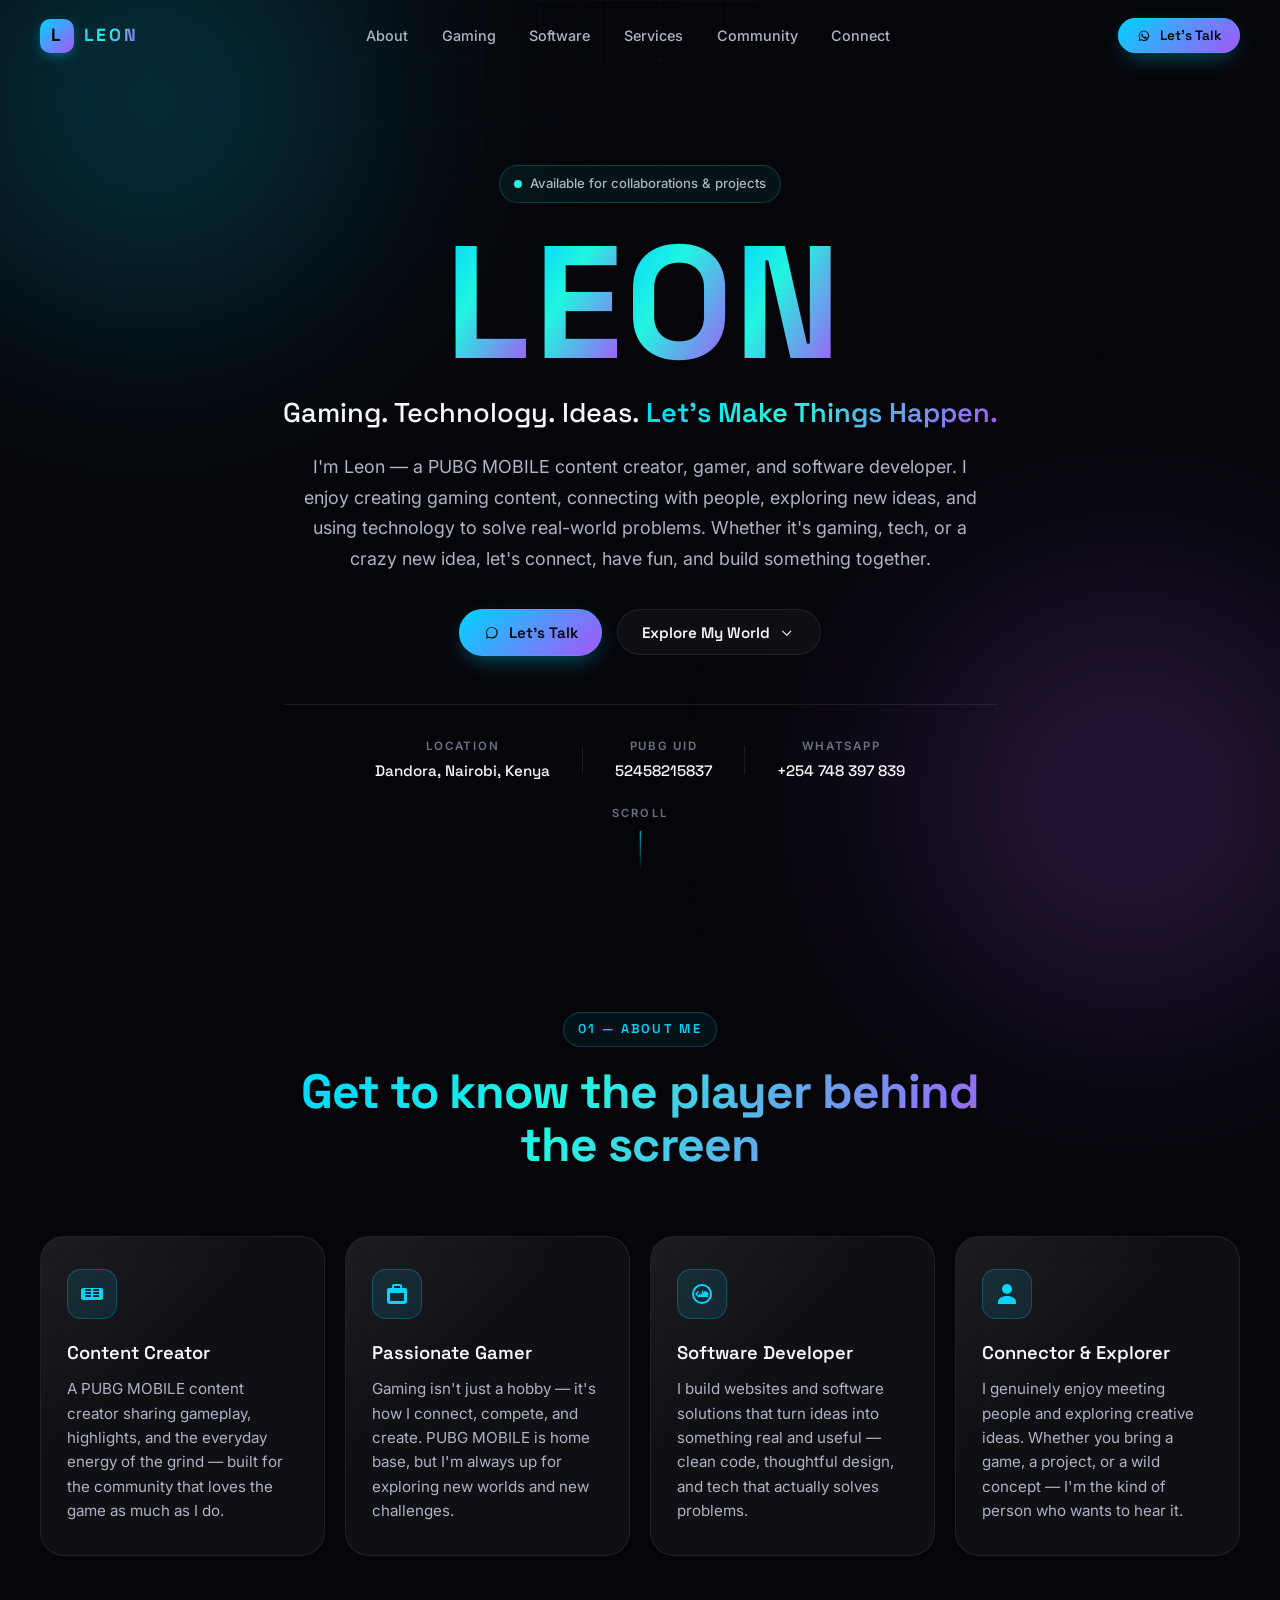
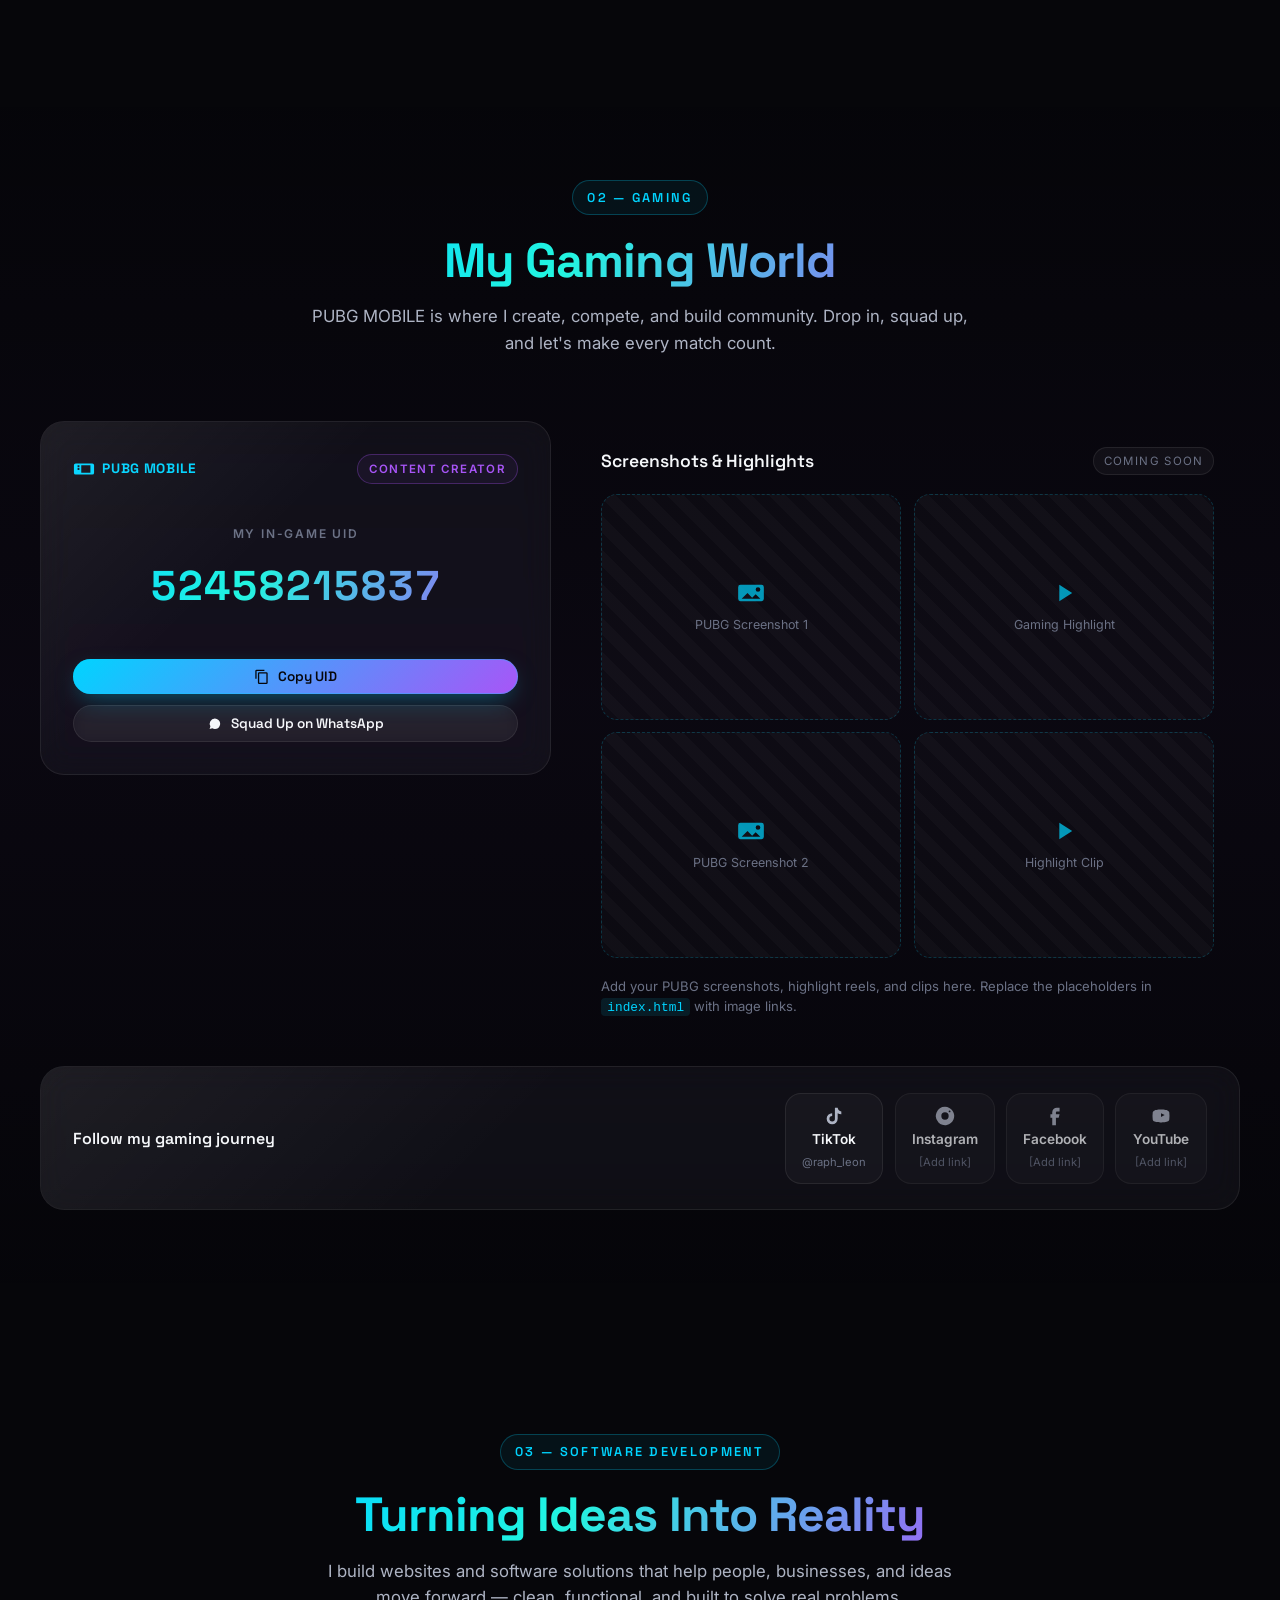
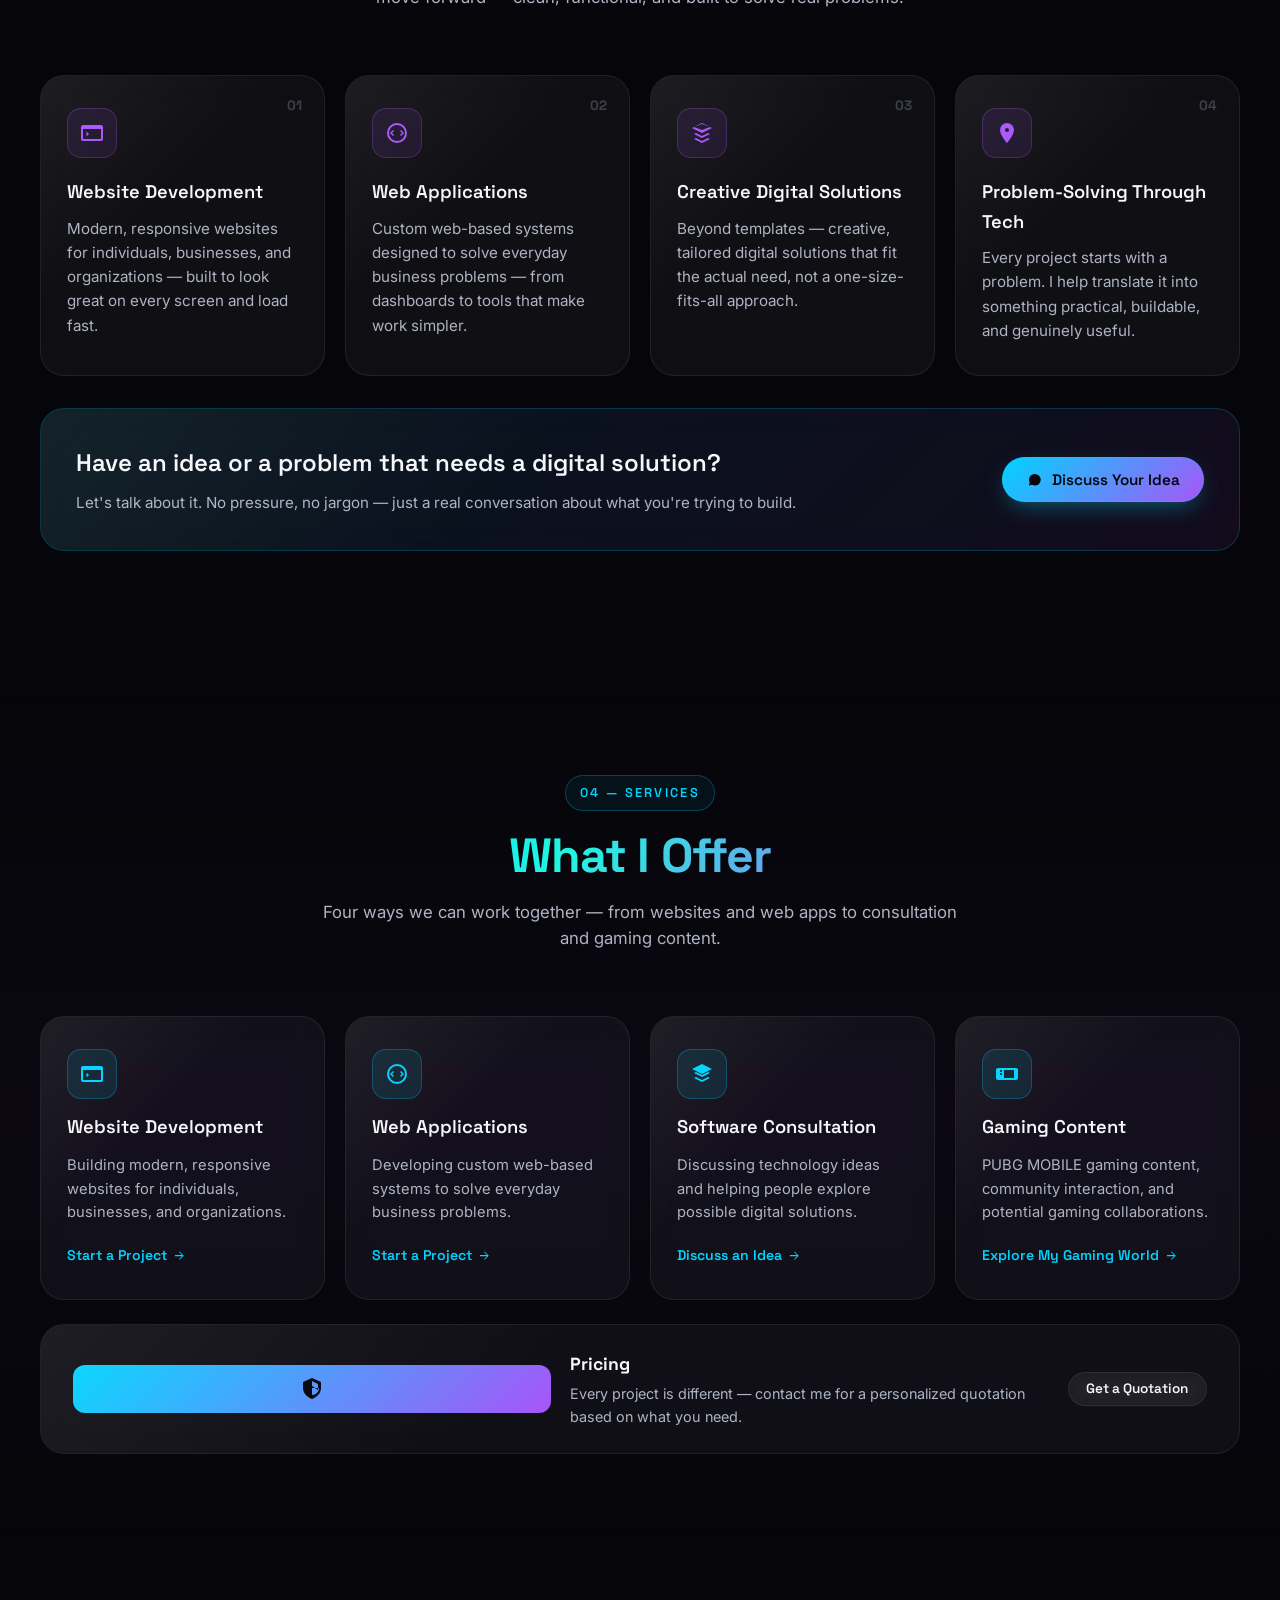
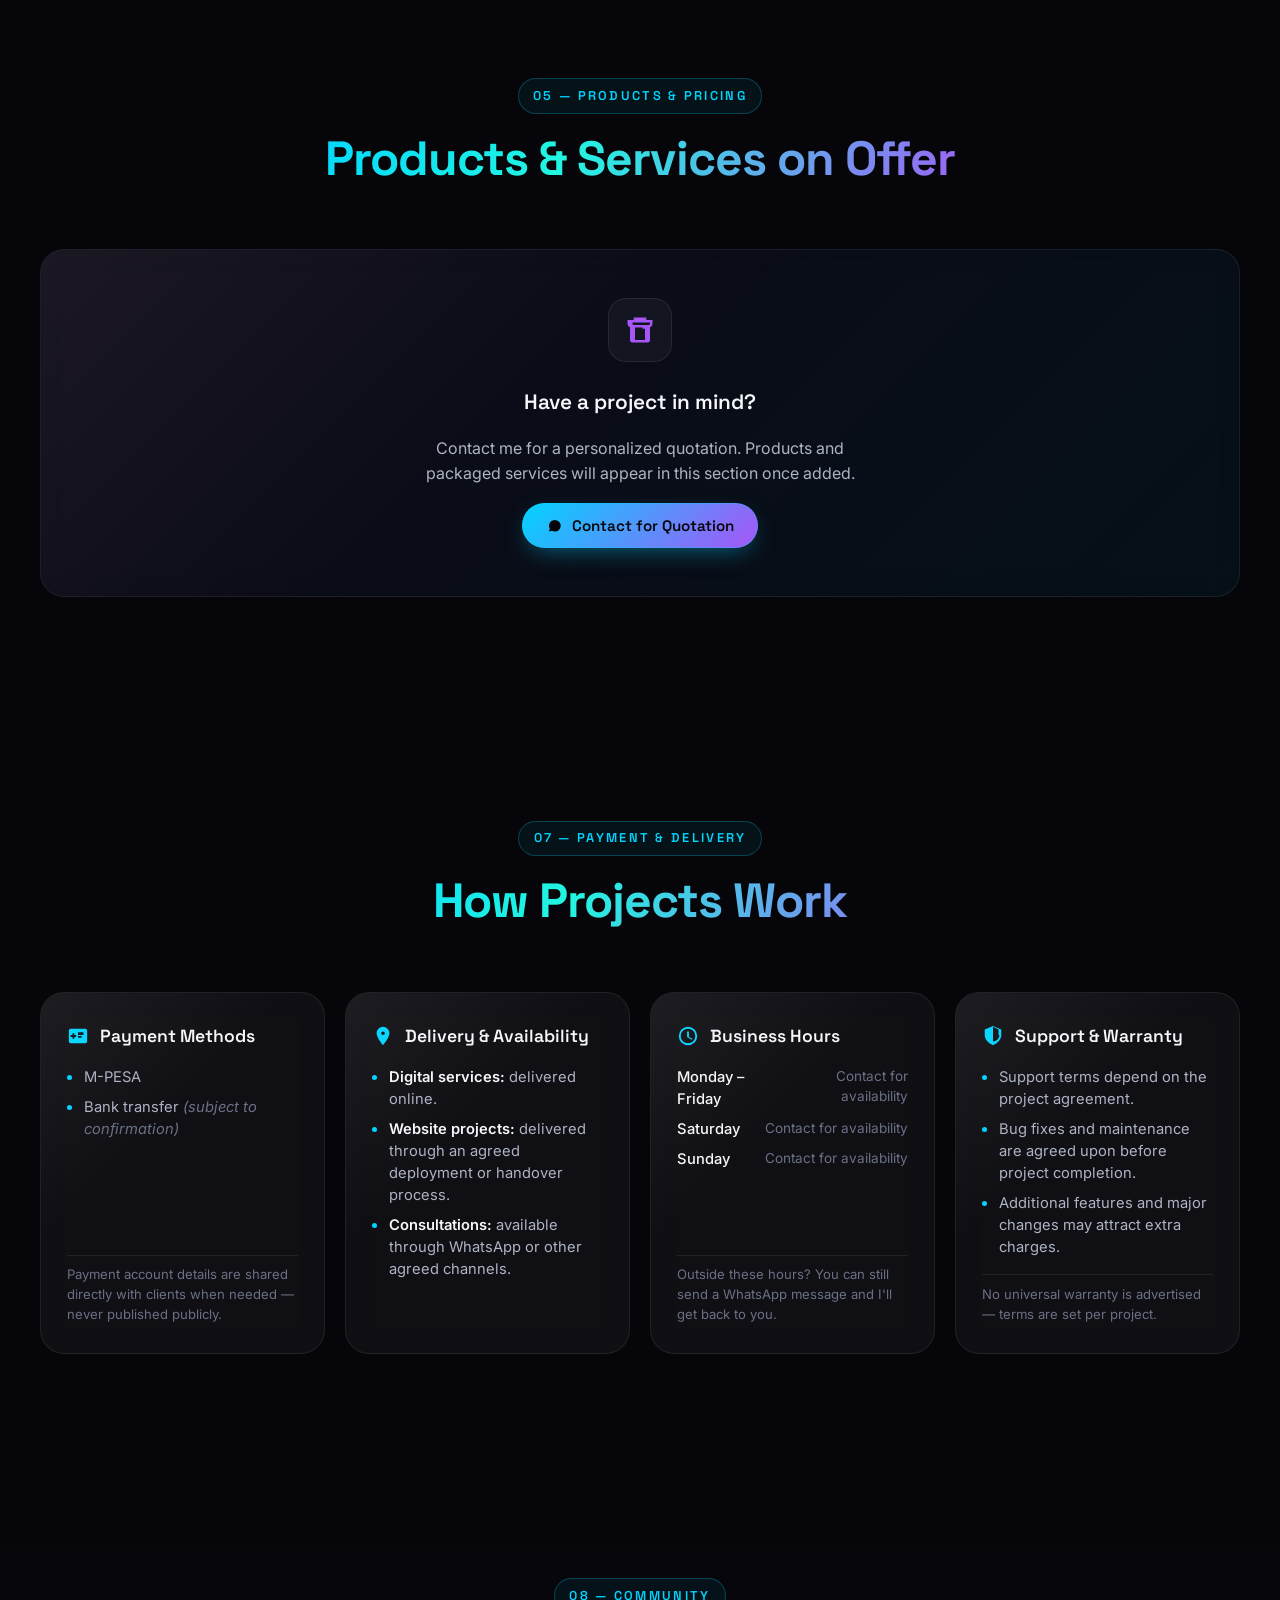
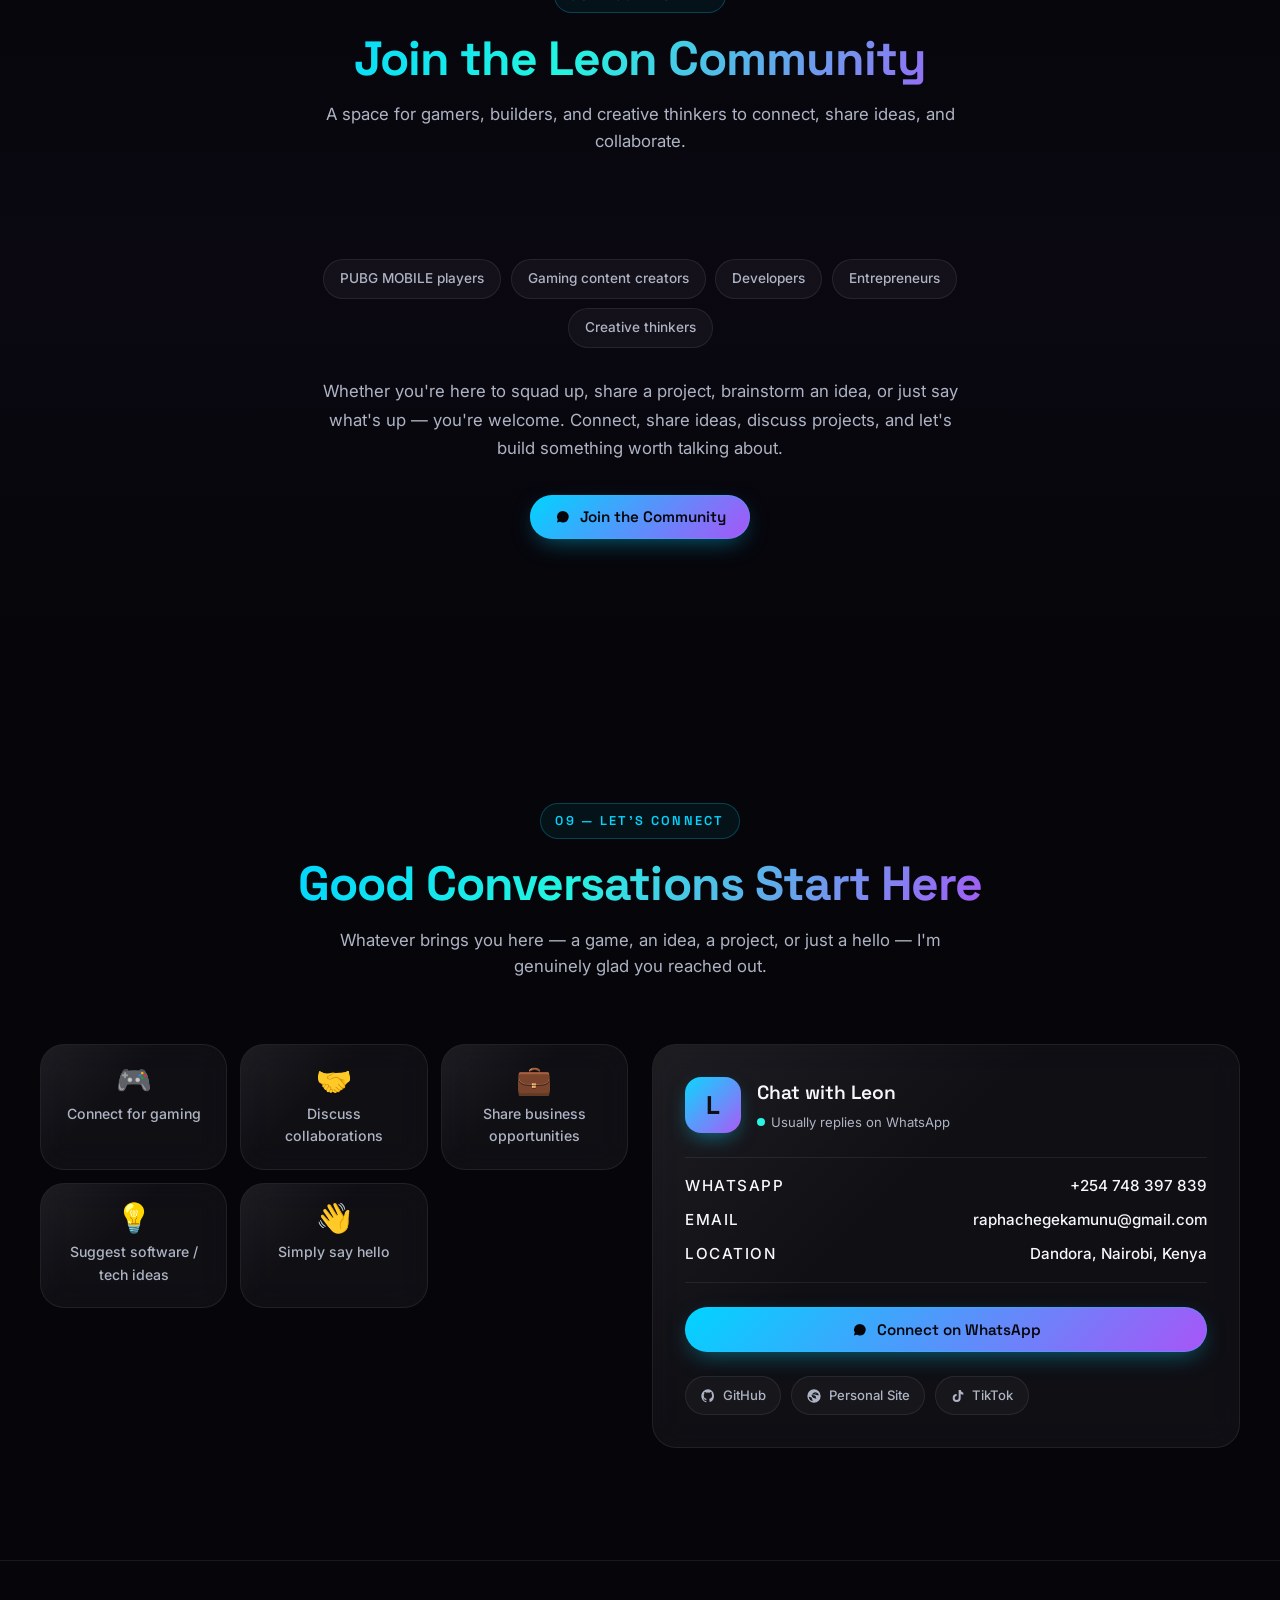
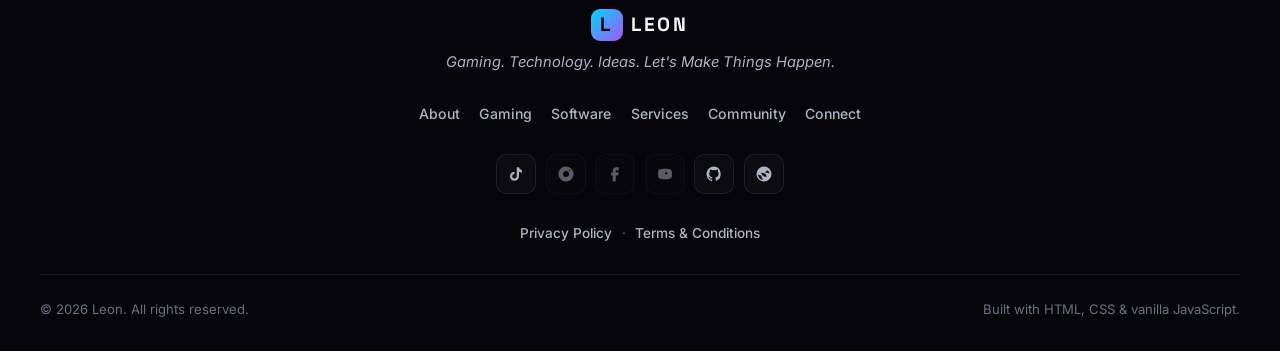
<file: index.html>
<!DOCTYPE html>
<html lang="en">
<head>
    <meta charset="UTF-8">
    <meta name="viewport" content="width=device-width, initial-scale=1.0">
    <meta name="description" content="Leon — PUBG MOBILE content creator, gamer, and software developer based in Nairobi, Kenya. Gaming. Technology. Ideas. Let's Make Things Happen.">
    <meta name="keywords" content="Leon, PUBG Mobile, content creator, software developer, Nairobi, Kenya, web development, gaming, Leon brand">
    <meta name="author" content="Leon">
    <meta name="theme-color" content="#0a0a0f">

    <!-- Open Graph / Social -->
    <meta property="og:type" content="website">
    <meta property="og:title" content="Leon — Gaming. Technology. Ideas.">
    <meta property="og:description" content="PUBG MOBILE content creator and software developer. Let's connect, have fun, and build something together.">
    <meta property="og:locale" content="en_KE">

    <title>Leon — Gaming. Technology. Ideas. Let's Make Things Happen.</title>

    <link rel="preconnect" href="https://fonts.googleapis.com">
    <link rel="preconnect" href="https://fonts.gstatic.com" crossorigin>
    <link href="https://fonts.googleapis.com/css2?family=Space+Grotesk:wght@400;500;600;700&family=Inter:wght@300;400;500;600;700&display=swap" rel="stylesheet">

    <link rel="icon" type="image/svg+xml" href="assets/favicon.svg">
    <link rel="stylesheet" href="style.css">
</head>
<body>

    <!-- Animated background grid -->
    <div class="bg-grid" aria-hidden="true"></div>
    <div class="bg-glow bg-glow--blue" aria-hidden="true"></div>
    <div class="bg-glow bg-glow--purple" aria-hidden="true"></div>

    <!-- ===== NAVIGATION ===== -->
    <header class="nav" id="nav">
        <div class="nav__inner">
            <a href="#hero" class="nav__brand" aria-label="Leon home">
                <span class="nav__logo">L</span>
                <span class="nav__brandname">LEON</span>
            </a>

            <nav class="nav__links" id="navLinks" aria-label="Primary">
                <a href="#about">About</a>
                <a href="#gaming">Gaming</a>
                <a href="#software">Software</a>
                <a href="#services">Services</a>
                <a href="#community">Community</a>
                <a href="#connect">Connect</a>
            </nav>

            <a href="https://wa.me/254748397839?text=Hi%20Leon!%20I%20saw%20your%20website%20and%20I'd%20love%20to%20connect." 
               class="btn btn--primary btn--sm nav__cta" 
               target="_blank" rel="noopener">
                <svg class="icon" viewBox="0 0 24 24" aria-hidden="true"><path d="M17.6 6.3A7.8 7.8 0 0 0 12 4a7.9 7.9 0 0 0-6.8 11.9L4 20l4.2-1.1A7.9 7.9 0 0 0 12 20a7.9 7.9 0 0 0 5.6-13.7Zm-5.6 12a6.5 6.5 0 0 1-3.3-.9l-.2-.1-2.5.7.7-2.4-.2-.2a6.6 6.6 0 1 1 5.5 2.9Zm3.6-4.9c-.2-.1-1.2-.6-1.4-.6s-.3-.1-.4.1-.5.6-.6.8-.2.1-.4 0a5.4 5.4 0 0 1-2.6-2.3c-.2-.3.2-.3.5-1 0-.1 0-.2 0-.3l-.6-1.4c-.2-.4-.3-.3-.4-.3h-.4a.8.8 0 0 0-.6.3 2.4 2.4 0 0 0-.8 1.8 4.1 4.1 0 0 0 .9 2.2 9.3 9.3 0 0 0 3.6 3.2c.5.2.9.3 1.2.4a2.8 2.8 0 0 0 1.3.1c.4-.1 1.2-.5 1.4-1s.1-.9.1-1-.1-.2-.3-.3Z"/></svg>
                Let's Talk
            </a>

            <button class="nav__toggle" id="navToggle" aria-label="Toggle menu" aria-expanded="false" aria-controls="navLinks">
                <span></span><span></span><span></span>
            </button>
        </div>
    </header>

    <!-- ===== HERO ===== -->
    <section class="hero" id="hero">
        <div class="hero__inner">
            <div class="hero__badge reveal">
                <span class="pulse-dot"></span>
                Available for collaborations &amp; projects
            </div>

            <h1 class="hero__name reveal" data-delay="1">
                <span class="hero__name-letter">L</span>
                <span class="hero__name-letter">E</span>
                <span class="hero__name-letter">O</span>
                <span class="hero__name-letter">N</span>
            </h1>

            <p class="hero__tagline reveal" data-delay="2">
                Gaming. Technology. Ideas. <span class="accent">Let's Make Things Happen.</span>
            </p>

            <p class="hero__intro reveal" data-delay="3">
                I'm Leon — a PUBG MOBILE content creator, gamer, and software developer.
                I enjoy creating gaming content, connecting with people, exploring new ideas,
                and using technology to solve real-world problems. Whether it's gaming, tech,
                or a crazy new idea, let's connect, have fun, and build something together.
            </p>

            <div class="hero__actions reveal" data-delay="4">
                <a href="https://wa.me/254748397839?text=Hi%20Leon!%20I%20saw%20your%20website%20and%20I'd%20love%20to%20connect." 
                   class="btn btn--primary" target="_blank" rel="noopener">
                    <svg class="icon" viewBox="0 0 24 24" aria-hidden="true"><path d="M17.6 6.3A7.8 7.8 0 0 0 12 4a7.9 7.9 0 0 0-6.8 11.9L4 20l4.2-1.1A7.9 7.9 0 0 0 12 20a7.9 7.9 0 0 0 5.6-13.7Zm-5.6 12a6.5 6.5 0 0 1-3.3-.9l-.2-.1-2.5.7.7-2.4-.2-.2a6.6 6.6 0 1 1 5.5 2.9Z"/></svg>
                    Let's Talk
                </a>
                <a href="#about" class="btn btn--ghost" data-scroll>
                    Explore My World
                    <svg class="icon" viewBox="0 0 24 24" aria-hidden="true"><path d="M12 16.5 5.5 10l1.1-1.1L12 14.3l5.4-5.4L18.5 10Z"/></svg>
                </a>
            </div>

            <div class="hero__meta reveal" data-delay="5">
                <div class="hero__meta-item">
                    <span class="hero__meta-label">Location</span>
                    <span class="hero__meta-value">Dandora, Nairobi, Kenya</span>
                </div>
                <div class="hero__meta-divider" aria-hidden="true"></div>
                <div class="hero__meta-item">
                    <span class="hero__meta-label">PUBG UID</span>
                    <span class="hero__meta-value">52458215837</span>
                </div>
                <div class="hero__meta-divider" aria-hidden="true"></div>
                <div class="hero__meta-item">
                    <span class="hero__meta-label">WhatsApp</span>
                    <span class="hero__meta-value">+254 748 397 839</span>
                </div>
            </div>
        </div>

        <a href="#about" class="hero__scroll" data-scroll aria-label="Scroll to About">
            <span class="hero__scroll-text">Scroll</span>
            <span class="hero__scroll-line"></span>
        </a>
    </section>

    <!-- ===== ABOUT ===== -->
    <section class="section" id="about">
        <div class="container">
            <div class="section__head reveal">
                <span class="section__eyebrow">01 — About Me</span>
                <h2 class="section__title">Get to know the player behind the screen</h2>
            </div>

            <div class="about__grid">
                <div class="about__card glass reveal">
                    <div class="about__icon">
                        <svg viewBox="0 0 24 24" aria-hidden="true"><path d="M21 6H3a2 2 0 0 0-2 2v8a2 2 0 0 0 2 2h18a2 2 0 0 0 2-2V8a2 2 0 0 0-2-2Zm-10 9H5v-2h6Zm0-3H5v-2h6Zm0-3H5V7h6Zm8 6h-6v-2h6Zm0-3h-6v-2h6Zm0-3h-6V7h6Z"/></svg>
                    </div>
                    <h3>Content Creator</h3>
                    <p>A PUBG MOBILE content creator sharing gameplay, highlights, and the everyday energy of the grind — built for the community that loves the game as much as I do.</p>
                </div>

                <div class="about__card glass reveal" data-delay="1">
                    <div class="about__icon">
                        <svg viewBox="0 0 24 24" aria-hidden="true"><path d="M7 6V4a2 2 0 0 1 2-2h6a2 2 0 0 1 2 2v2h3a2 2 0 0 1 2 2v11a3 3 0 0 1-3 3H5a3 3 0 0 1-3-3V8a2 2 0 0 1 2-2Zm2-2v2h6V4ZM5 11v7a1 1 0 0 0 1 1h12a1 1 0 0 0 1-1v-7Z"/></svg>
                    </div>
                    <h3>Passionate Gamer</h3>
                    <p>Gaming isn't just a hobby — it's how I connect, compete, and create. PUBG MOBILE is home base, but I'm always up for exploring new worlds and new challenges.</p>
                </div>

                <div class="about__card glass reveal" data-delay="2">
                    <div class="about__icon">
                        <svg viewBox="0 0 24 24" aria-hidden="true"><path d="m8 9-3 3 3 3 1-1-2-2 2-2Zm8 0-1 1 2 2-2 2 1 1 3-3ZM12 2a10 10 0 1 0 0 20 10 10 0 0 0 0-20Zm0 18a8 8 0 1 1 0-16 8 8 0 0 1 0 16Zm.9-13-2 6.2L10 11l-2.5 4h11L15 8.8 13 11Z"/></svg>
                    </div>
                    <h3>Software Developer</h3>
                    <p>I build websites and software solutions that turn ideas into something real and useful — clean code, thoughtful design, and tech that actually solves problems.</p>
                </div>

                <div class="about__card glass reveal" data-delay="3">
                    <div class="about__icon">
                        <svg viewBox="0 0 24 24" aria-hidden="true"><path d="M12 12a5 5 0 1 0 0-10 5 5 0 0 0 0 10Zm0 2c-5 0-9 2.5-9 6v2h18v-2c0-3.5-4-6-9-6Z"/></svg>
                    </div>
                    <h3>Connector &amp; Explorer</h3>
                    <p>I genuinely enjoy meeting people and exploring creative ideas. Whether you bring a game, a project, or a wild concept — I'm the kind of person who wants to hear it.</p>
                </div>
            </div>
        </div>
    </section>

    <!-- ===== GAMING ===== -->
    <section class="section section--alt" id="gaming">
        <div class="container">
            <div class="section__head reveal">
                <span class="section__eyebrow">02 — Gaming</span>
                <h2 class="section__title">My Gaming World</h2>
                <p class="section__lead">
                    PUBG MOBILE is where I create, compete, and build community. Drop in, squad up, and let's make every match count.
                </p>
            </div>

            <div class="gaming__grid">
                <!-- UID Card -->
                <div class="uid-card glass reveal">
                    <div class="uid-card__head">
                        <div class="uid-card__badge">
                            <svg viewBox="0 0 24 24" aria-hidden="true"><path d="M21 6H3a2 2 0 0 0-2 2v8a2 2 0 0 0 2 2h18a2 2 0 0 0 2-2V8a2 2 0 0 0-2-2ZM7 13H5v-2h2Zm0-3H5V8h2Zm12 6H9V8h10Z"/></svg>
                            PUBG MOBILE
                        </div>
                        <span class="uid-card__tag">Content Creator</span>
                    </div>

                    <div class="uid-card__body">
                        <span class="uid-card__label">My In-Game UID</span>
                        <div class="uid-card__value" id="uidValue">52458215837</div>
                    </div>

                    <div class="uid-card__actions">
                        <button class="btn btn--primary btn--sm" id="copyUid" type="button">
                            <svg class="icon" viewBox="0 0 24 24" aria-hidden="true"><path d="M16 1H4a2 2 0 0 0-2 2v12h2V3h12Zm3 4H8a2 2 0 0 0-2 2v14a2 2 0 0 0 2 2h11a2 2 0 0 0 2-2V7a2 2 0 0 0-2-2Zm0 16H8V7h11Z"/></svg>
                            <span id="copyUidText">Copy UID</span>
                        </button>
                        <a href="https://wa.me/254748397839?text=Hi%20Leon!%20I%20found%20your%20PUBG%20Mobile%20UID%20on%20your%20website.%20Let's%20squad%20up%20sometime!"
                           class="btn btn--ghost btn--sm" target="_blank" rel="noopener">
                            <svg class="icon" viewBox="0 0 24 24" aria-hidden="true"><path d="M17.6 6.3A7.8 7.8 0 0 0 12 4a7.9 7.9 0 0 0-6.8 11.9L4 20l4.2-1.1A7.9 7.9 0 0 0 12 20a7.9 7.9 0 0 0 5.6-13.7Z"/></svg>
                            Squad Up on WhatsApp
                        </a>
                    </div>
                </div>

                <!-- Screenshots / Highlights placeholder -->
                <div class="gallery reveal" data-delay="1">
                    <div class="gallery__head">
                        <h3>Screenshots &amp; Highlights</h3>
                        <span class="gallery__note">Coming soon</span>
                    </div>
                    <div class="gallery__grid">
                        <div class="gallery__item placeholder">
                            <svg viewBox="0 0 24 24" aria-hidden="true"><path d="M21 5H3a2 2 0 0 0-2 2v10a2 2 0 0 0 2 2h18a2 2 0 0 0 2-2V7a2 2 0 0 0-2-2Zm-3 2a2 2 0 1 1 0 4 2 2 0 0 1 0-4ZM4 17l5-5 4 4 3-3 4 4Z"/></svg>
                            <span>PUBG Screenshot 1</span>
                        </div>
                        <div class="gallery__item placeholder">
                            <svg viewBox="0 0 24 24" aria-hidden="true"><path d="M8 5v14l11-7Z"/></svg>
                            <span>Gaming Highlight</span>
                        </div>
                        <div class="gallery__item placeholder">
                            <svg viewBox="0 0 24 24" aria-hidden="true"><path d="M21 5H3a2 2 0 0 0-2 2v10a2 2 0 0 0 2 2h18a2 2 0 0 0 2-2V7a2 2 0 0 0-2-2Zm-3 2a2 2 0 1 1 0 4 2 2 0 0 1 0-4ZM4 17l5-5 4 4 3-3 4 4Z"/></svg>
                            <span>PUBG Screenshot 2</span>
                        </div>
                        <div class="gallery__item placeholder">
                            <svg viewBox="0 0 24 24" aria-hidden="true"><path d="M8 5v14l11-7Z"/></svg>
                            <span>Highlight Clip</span>
                        </div>
                    </div>
                    <p class="gallery__hint">
                        Add your PUBG screenshots, highlight reels, and clips here. Replace the placeholders in <code>index.html</code> with image links.
                    </p>
                </div>
            </div>

            <!-- Social row -->
            <div class="social-strip glass reveal" data-delay="2">
                <span class="social-strip__label">Follow my gaming journey</span>
                <div class="social-strip__links">
                    <a href="https://www.tiktok.com/@raph_leon" class="social-chip" target="_blank" rel="noopener" data-name="TikTok">
                        <svg viewBox="0 0 24 24" aria-hidden="true"><path d="M16 3a5 5 0 0 0 4 4v3a8 8 0 0 1-4-1v6a6 6 0 1 1-6-6v3a3 3 0 1 0 3 3V3Z"/></svg>
                        <span>TikTok</span>
                        <small>@raph_leon</small>
                    </a>
                    <a href="#" class="social-chip social-chip--placeholder" data-name="Instagram" aria-label="Instagram (link to be added)">
                        <svg viewBox="0 0 24 24" aria-hidden="true"><path d="M12 2a10 10 0 0 0-7.1 17A10 10 0 1 0 12 2Zm5 4a1 1 0 1 1 0 2 1 1 0 0 1 0-2Zm-5 2a4 4 0 1 1 0 8 4 4 0 0 1 0-8Z"/></svg>
                        <span>Instagram</span>
                        <small>[Add link]</small>
                    </a>
                    <a href="#" class="social-chip social-chip--placeholder" data-name="Facebook" aria-label="Facebook (link to be added)">
                        <svg viewBox="0 0 24 24" aria-hidden="true"><path d="M13 22v-8h3l1-4h-4V8a1 1 0 0 1 1-1h3V3h-3a5 5 0 0 0-5 5v2H7v4h2v8Z"/></svg>
                        <span>Facebook</span>
                        <small>[Add link]</small>
                    </a>
                    <a href="#" class="social-chip social-chip--placeholder" data-name="YouTube" aria-label="YouTube (link to be added)">
                        <svg viewBox="0 0 24 24" aria-hidden="true"><path d="M21 8a3 3 0 0 0-2-2C17 5 12 5 12 5s-5 0-7 1a3 3 0 0 0-2 2 31 31 0 0 0 0 8 3 3 0 0 0 2 2c2 1 7 1 7 1s5 0 7-1a3 3 0 0 0 2-2 31 31 0 0 0 0-8Zm-9 5V9l4 2Z"/></svg>
                        <span>YouTube</span>
                        <small>[Add link]</small>
                    </a>
                </div>
            </div>
        </div>
    </section>

    <!-- ===== SOFTWARE DEVELOPMENT ===== -->
    <section class="section" id="software">
        <div class="container">
            <div class="section__head reveal">
                <span class="section__eyebrow">03 — Software Development</span>
                <h2 class="section__title">Turning Ideas Into Reality</h2>
                <p class="section__lead">
                    I build websites and software solutions that help people, businesses, and ideas move forward — clean, functional, and built to solve real problems.
                </p>
            </div>

            <div class="software__grid">
                <div class="software__card glass reveal">
                    <div class="software__num">01</div>
                    <div class="software__icon">
                        <svg viewBox="0 0 24 24" aria-hidden="true"><path d="M21 4H3a2 2 0 0 0-2 2v12a2 2 0 0 0 2 2h18a2 2 0 0 0 2-2V6a2 2 0 0 0-2-2ZM3 18V8h18v10Zm4-3 2-2-2-2-1 1 1 1-1 1Z"/></svg>
                    </div>
                    <h3>Website Development</h3>
                    <p>Modern, responsive websites for individuals, businesses, and organizations — built to look great on every screen and load fast.</p>
                </div>

                <div class="software__card glass reveal" data-delay="1">
                    <div class="software__num">02</div>
                    <div class="software__icon">
                        <svg viewBox="0 0 24 24" aria-hidden="true"><path d="m8 9-3 3 3 3 1-1-2-2 2-2Zm8 0-1 1 2 2-2 2 1 1 3-3ZM12 2a10 10 0 1 0 0 20 10 10 0 0 0 0-20Zm0 18a8 8 0 1 1 0-16 8 8 0 0 1 0 16Z"/></svg>
                    </div>
                    <h3>Web Applications</h3>
                    <p>Custom web-based systems designed to solve everyday business problems — from dashboards to tools that make work simpler.</p>
                </div>

                <div class="software__card glass reveal" data-delay="2">
                    <div class="software__num">03</div>
                    <div class="software__icon">
                        <svg viewBox="0 0 24 24" aria-hidden="true"><path d="M12 2 2 7l10 5 10-5Zm0 7L4 6l8-3 8 3Zm-8 4 8 4 8-4-2-1-6 3-6-3Zm0 5 8 4 8-4-2-1-6 3-6-3Z"/></svg>
                    </div>
                    <h3>Creative Digital Solutions</h3>
                    <p>Beyond templates — creative, tailored digital solutions that fit the actual need, not a one-size-fits-all approach.</p>
                </div>

                <div class="software__card glass reveal" data-delay="3">
                    <div class="software__num">04</div>
                    <div class="software__icon">
                        <svg viewBox="0 0 24 24" aria-hidden="true"><path d="M12 2a7 7 0 0 0-7 7c0 5 7 13 7 13s7-8 7-13a7 7 0 0 0-7-7Zm0 9a2 2 0 1 1 0-4 2 2 0 0 1 0 4Z"/></svg>
                    </div>
                    <h3>Problem-Solving Through Tech</h3>
                    <p>Every project starts with a problem. I help translate it into something practical, buildable, and genuinely useful.</p>
                </div>
            </div>

            <div class="cta-band glass reveal" data-delay="4">
                <div class="cta-band__text">
                    <h3>Have an idea or a problem that needs a digital solution?</h3>
                    <p>Let's talk about it. No pressure, no jargon — just a real conversation about what you're trying to build.</p>
                </div>
                <a href="https://wa.me/254748397839?text=Hi%20Leon!%20I%20have%20an%20idea%20(or%20a%20problem)%20that%20needs%20a%20digital%20solution.%20Can%20we%20discuss%20it?" 
                   class="btn btn--primary" target="_blank" rel="noopener">
                    <svg class="icon" viewBox="0 0 24 24" aria-hidden="true"><path d="M17.6 6.3A7.8 7.8 0 0 0 12 4a7.9 7.9 0 0 0-6.8 11.9L4 20l4.2-1.1A7.9 7.9 0 0 0 12 20a7.9 7.9 0 0 0 5.6-13.7Z"/></svg>
                    Discuss Your Idea
                </a>
            </div>
        </div>
    </section>

    <!-- ===== SERVICES ===== -->
    <section class="section section--alt" id="services">
        <div class="container">
            <div class="section__head reveal">
                <span class="section__eyebrow">04 — Services</span>
                <h2 class="section__title">What I Offer</h2>
                <p class="section__lead">
                    Four ways we can work together — from websites and web apps to consultation and gaming content.
                </p>
            </div>

            <div class="services__grid">
                <div class="service-card glass reveal">
                    <div class="service-card__icon">
                        <svg viewBox="0 0 24 24" aria-hidden="true"><path d="M21 4H3a2 2 0 0 0-2 2v12a2 2 0 0 0 2 2h18a2 2 0 0 0 2-2V6a2 2 0 0 0-2-2ZM3 18V8h18v10Zm4-3 2-2-2-2-1 1 1 1-1 1Z"/></svg>
                    </div>
                    <h3>Website Development</h3>
                    <p>Building modern, responsive websites for individuals, businesses, and organizations.</p>
                    <a href="https://wa.me/254748397839?text=Hi%20Leon!%20I'm%20interested%20in%20your%20Website%20Development%20service.%20Can%20we%20discuss%20my%20project?" 
                       class="service-card__link" target="_blank" rel="noopener">
                        Start a Project
                        <svg class="icon" viewBox="0 0 24 24" aria-hidden="true"><path d="M5 12h12l-5-5 1-1 7 7-7 7-1-1 5-5H5Z"/></svg>
                    </a>
                </div>

                <div class="service-card glass reveal" data-delay="1">
                    <div class="service-card__icon">
                        <svg viewBox="0 0 24 24" aria-hidden="true"><path d="m8 9-3 3 3 3 1-1-2-2 2-2Zm8 0-1 1 2 2-2 2 1 1 3-3ZM12 2a10 10 0 1 0 0 20 10 10 0 0 0 0-20Zm0 18a8 8 0 1 1 0-16 8 8 0 0 1 0 16Z"/></svg>
                    </div>
                    <h3>Web Applications</h3>
                    <p>Developing custom web-based systems to solve everyday business problems.</p>
                    <a href="https://wa.me/254748397839?text=Hi%20Leon!%20I%20need%20a%20custom%20web%20application.%20Can%20we%20talk%20about%20it?" 
                       class="service-card__link" target="_blank" rel="noopener">
                        Start a Project
                        <svg class="icon" viewBox="0 0 24 24" aria-hidden="true"><path d="M5 12h12l-5-5 1-1 7 7-7 7-1-1 5-5H5Z"/></svg>
                    </a>
                </div>

                <div class="service-card glass reveal" data-delay="2">
                    <div class="service-card__icon">
                        <svg viewBox="0 0 24 24" aria-hidden="true"><path d="M12 2 2 7l10 5 10-5Zm-8 9 8 4 8-4-2-1-6 3-6-3Zm0 5 8 4 8-4-2-1-6 3-6-3Z"/></svg>
                    </div>
                    <h3>Software Consultation</h3>
                    <p>Discussing technology ideas and helping people explore possible digital solutions.</p>
                    <a href="https://wa.me/254748397839?text=Hi%20Leon!%20I'd%20like%20a%20software%20consultation%20to%20explore%20an%20idea." 
                       class="service-card__link" target="_blank" rel="noopener">
                        Discuss an Idea
                        <svg class="icon" viewBox="0 0 24 24" aria-hidden="true"><path d="M5 12h12l-5-5 1-1 7 7-7 7-1-1 5-5H5Z"/></svg>
                    </a>
                </div>

                <div class="service-card glass reveal" data-delay="3">
                    <div class="service-card__icon">
                        <svg viewBox="0 0 24 24" aria-hidden="true"><path d="M21 6H3a2 2 0 0 0-2 2v8a2 2 0 0 0 2 2h18a2 2 0 0 0 2-2V8a2 2 0 0 0-2-2ZM7 13H5v-2h2Zm0-3H5V8h2Zm12 6H9V8h10Z"/></svg>
                    </div>
                    <h3>Gaming Content</h3>
                    <p>PUBG MOBILE gaming content, community interaction, and potential gaming collaborations.</p>
                    <a href="https://wa.me/254748397839?text=Hi%20Leon!%20I'm%20interested%20in%20gaming%20content%20and%20collaborations.%20Let's%20connect!" 
                       class="service-card__link" target="_blank" rel="noopener">
                        Explore My Gaming World
                        <svg class="icon" viewBox="0 0 24 24" aria-hidden="true"><path d="M5 12h12l-5-5 1-1 7 7-7 7-1-1 5-5H5Z"/></svg>
                    </a>
                </div>
            </div>

            <!-- Pricing note -->
            <div class="pricing-note glass reveal" data-delay="4">
                <div class="pricing-note__icon">
                    <svg viewBox="0 0 24 24" aria-hidden="true"><path d="M12 1 3 5v6c0 5 4 9 9 11 5-2 9-6 9-11V5Zm0 10h7a7 7 0 0 1-7 7Zm0-2V4l6 3v6Z"/></svg>
                </div>
                <div>
                    <h3>Pricing</h3>
                    <p>Every project is different — contact me for a personalized quotation based on what you need.</p>
                </div>
                <a href="https://wa.me/254748397839?text=Hi%20Leon!%20I'd%20like%20a%20quotation%20for%20a%20project.%20Here%20are%20the%20details%3A%20" 
                   class="btn btn--ghost btn--sm" target="_blank" rel="noopener">Get a Quotation</a>
            </div>
        </div>
    </section>

    <!-- ===== PRODUCTS (editable / empty state) ===== -->
    <section class="section" id="products">
        <div class="container">
            <div class="section__head reveal">
                <span class="section__eyebrow">05 — Products &amp; Pricing</span>
                <h2 class="section__title">Products &amp; Services on Offer</h2>
            </div>

            <div class="empty-state glass reveal">
                <div class="empty-state__icon">
                    <svg viewBox="0 0 24 24" aria-hidden="true"><path d="M7 4V2h10v2h5v3a3 3 0 0 1-2 2.8V20a2 2 0 0 1-2 2H6a2 2 0 0 1-2-2V9.8A3 3 0 0 1 2 7V4Zm1 6v10h8V10Zm-2-4v1a1 1 0 0 0 1 1h12a1 1 0 0 0 1-1V6Zm6 2h4v3h-2v-1h-2Z"/></svg>
                </div>
                <h3>Have a project in mind?</h3>
                <p>Contact me for a personalized quotation. Products and packaged services will appear in this section once added.</p>
                <a href="https://wa.me/254748397839?text=Hi%20Leon!%20I%20have%20a%20project%20in%20mind.%20Can%20we%20talk%20about%20a%20personalized%20quotation?" 
                   class="btn btn--primary" target="_blank" rel="noopener">
                    <svg class="icon" viewBox="0 0 24 24" aria-hidden="true"><path d="M17.6 6.3A7.8 7.8 0 0 0 12 4a7.9 7.9 0 0 0-6.8 11.9L4 20l4.2-1.1A7.9 7.9 0 0 0 12 20a7.9 7.9 0 0 0 5.6-13.7Z"/></svg>
                    Contact for Quotation
                </a>
            </div>
        </div>
    </section>

    <!-- ===== PROMOTIONS (hidden by default — activate in script.js) ===== -->
    <section class="section section--alt" id="promo" hidden>
        <div class="container">
            <div class="section__head reveal">
                <span class="section__eyebrow">06 — Limited Offer</span>
                <h2 class="section__title" id="promoTitle">Active Promotion</h2>
            </div>

            <div class="promo-card glass reveal" id="promoCard">
                <div class="promo-card__badge" id="promoBadge">-X%</div>
                <div class="promo-card__body">
                    <h3 id="promoName">Promotion title</h3>
                    <p id="promoDesc">Offer description goes here.</p>
                    <div class="promo-card__dates">
                        <span id="promoStart">Start date</span>
                        <span class="promo-card__dash">→</span>
                        <span id="promoEnd">End date</span>
                    </div>
                </div>
                <a href="https://wa.me/254748397839?text=Hi%20Leon!%20I%20saw%20your%20promotion%20and%20I'd%20like%20to%20enquire." 
                   class="btn btn--primary btn--sm" target="_blank" rel="noopener">Enquire Now</a>
            </div>
        </div>
    </section>

    <!-- ===== PAYMENT & DELIVERY ===== -->
    <section class="section" id="logistics">
        <div class="container">
            <div class="section__head reveal">
                <span class="section__eyebrow">07 — Payment &amp; Delivery</span>
                <h2 class="section__title">How Projects Work</h2>
            </div>

            <div class="logistics__grid">
                <div class="logistics-card glass reveal">
                    <div class="logistics-card__head">
                        <svg viewBox="0 0 24 24" aria-hidden="true"><path d="M20 4H4a2 2 0 0 0-2 2v12a2 2 0 0 0 2 2h16a2 2 0 0 0 2-2V6a2 2 0 0 0-2-2Zm-10 9H8v2H6v-2H4v-2h2V9h2v2h2Zm6 1h-4v-2h4Zm2-3h-6V8h6Z"/></svg>
                        <h3>Payment Methods</h3>
                    </div>
                    <ul class="logistics-card__list">
                        <li>M-PESA</li>
                        <li>Bank transfer <em>(subject to confirmation)</em></li>
                    </ul>
                    <p class="logistics-card__note">Payment account details are shared directly with clients when needed — never published publicly.</p>
                </div>

                <div class="logistics-card glass reveal" data-delay="1">
                    <div class="logistics-card__head">
                        <svg viewBox="0 0 24 24" aria-hidden="true"><path d="M12 2a7 7 0 0 0-7 7c0 5 7 13 7 13s7-8 7-13a7 7 0 0 0-7-7Zm0 9a2 2 0 1 1 0-4 2 2 0 0 1 0 4Z"/></svg>
                        <h3>Delivery &amp; Availability</h3>
                    </div>
                    <ul class="logistics-card__list">
                        <li><strong>Digital services:</strong> delivered online.</li>
                        <li><strong>Website projects:</strong> delivered through an agreed deployment or handover process.</li>
                        <li><strong>Consultations:</strong> available through WhatsApp or other agreed channels.</li>
                    </ul>
                </div>

                <div class="logistics-card glass reveal" data-delay="2">
                    <div class="logistics-card__head">
                        <svg viewBox="0 0 24 24" aria-hidden="true"><path d="M12 2a10 10 0 1 0 0 20 10 10 0 0 0 0-20Zm0 18a8 8 0 1 1 0-16 8 8 0 0 1 0 16Zm1-13h-2v6l5 3 1-1-4-2Z"/></svg>
                        <h3>Business Hours</h3>
                    </div>
                    <ul class="logistics-card__list hours-list">
                        <li><span>Monday – Friday</span><span>Contact for availability</span></li>
                        <li><span>Saturday</span><span>Contact for availability</span></li>
                        <li><span>Sunday</span><span>Contact for availability</span></li>
                    </ul>
                    <p class="logistics-card__note">Outside these hours? You can still send a WhatsApp message and I'll get back to you.</p>
                </div>

                <div class="logistics-card glass reveal" data-delay="3">
                    <div class="logistics-card__head">
                        <svg viewBox="0 0 24 24" aria-hidden="true"><path d="M12 1 3 5v6c0 5 4 9 9 11 5-2 9-6 9-11V5Zm0 10h7a7 7 0 0 1-7 7Zm0-9 6 3v6h-6Z"/></svg>
                        <h3>Support &amp; Warranty</h3>
                    </div>
                    <ul class="logistics-card__list">
                        <li>Support terms depend on the project agreement.</li>
                        <li>Bug fixes and maintenance are agreed upon before project completion.</li>
                        <li>Additional features and major changes may attract extra charges.</li>
                    </ul>
                    <p class="logistics-card__note">No universal warranty is advertised — terms are set per project.</p>
                </div>
            </div>
        </div>
    </section>

    <!-- ===== COMMUNITY ===== -->
    <section class="section section--alt" id="community">
        <div class="container">
            <div class="section__head reveal">
                <span class="section__eyebrow">08 — Community</span>
                <h2 class="section__title">Join the Leon Community</h2>
                <p class="section__lead">
                    A space for gamers, builders, and creative thinkers to connect, share ideas, and collaborate.
                </p>
            </div>

            <div class="community__welcome reveal">
                <div class="community__audience">
                    <span class="community__chip">PUBG MOBILE players</span>
                    <span class="community__chip">Gaming content creators</span>
                    <span class="community__chip">Developers</span>
                    <span class="community__chip">Entrepreneurs</span>
                    <span class="community__chip">Creative thinkers</span>
                </div>
                <p class="community__text">
                    Whether you're here to squad up, share a project, brainstorm an idea, or just say what's up —
                    you're welcome. Connect, share ideas, discuss projects, and let's build something worth talking about.
                </p>
                <a href="https://wa.me/254748397839?text=Hi%20Leon!%20I'd%20like%20to%20join%20the%20Leon%20Community%20and%20connect." 
                   class="btn btn--primary" target="_blank" rel="noopener">
                    <svg class="icon" viewBox="0 0 24 24" aria-hidden="true"><path d="M17.6 6.3A7.8 7.8 0 0 0 12 4a7.9 7.9 0 0 0-6.8 11.9L4 20l4.2-1.1A7.9 7.9 0 0 0 12 20a7.9 7.9 0 0 0 5.6-13.7Z"/></svg>
                    Join the Community
                </a>
            </div>
        </div>
    </section>

    <!-- ===== LET'S CONNECT ===== -->
    <section class="section" id="connect">
        <div class="container">
            <div class="section__head reveal">
                <span class="section__eyebrow">09 — Let's Connect</span>
                <h2 class="section__title">Good Conversations Start Here</h2>
                <p class="section__lead">
                    Whatever brings you here — a game, an idea, a project, or just a hello — I'm genuinely glad you reached out.
                </p>
            </div>

            <div class="connect__grid">
                <div class="connect__reasons reveal">
                    <a href="https://wa.me/254748397839?text=Hi%20Leon!%20Let's%20connect%20for%20some%20gaming." 
                       class="reason-card glass" target="_blank" rel="noopener">
                        <span class="reason-card__emoji">🎮</span>
                        <span class="reason-card__label">Connect for gaming</span>
                    </a>
                    <a href="https://wa.me/254748397839?text=Hi%20Leon!%20I'd%20like%20to%20discuss%20a%20collaboration." 
                       class="reason-card glass" target="_blank" rel="noopener">
                        <span class="reason-card__emoji">🤝</span>
                        <span class="reason-card__label">Discuss collaborations</span>
                    </a>
                    <a href="https://wa.me/254748397839?text=Hi%20Leon!%20I%20have%20a%20business%20opportunity%20to%20share." 
                       class="reason-card glass" target="_blank" rel="noopener">
                        <span class="reason-card__emoji">💼</span>
                        <span class="reason-card__label">Share business opportunities</span>
                    </a>
                    <a href="https://wa.me/254748397839?text=Hi%20Leon!%20I%20have%20a%20software%20or%20tech%20idea%20to%20suggest." 
                       class="reason-card glass" target="_blank" rel="noopener">
                        <span class="reason-card__emoji">💡</span>
                        <span class="reason-card__label">Suggest software / tech ideas</span>
                    </a>
                    <a href="https://wa.me/254748397839?text=Hi%20Leon!%20Just%20saying%20hello." 
                       class="reason-card glass" target="_blank" rel="noopener">
                        <span class="reason-card__emoji">👋</span>
                        <span class="reason-card__label">Simply say hello</span>
                    </a>
                </div>

                <div class="connect__main glass reveal" data-delay="1">
                    <div class="connect__main-head">
                        <div class="connect__avatar">L</div>
                        <div>
                            <h3>Chat with Leon</h3>
                            <p class="connect__status"><span class="pulse-dot"></span> Usually replies on WhatsApp</p>
                        </div>
                    </div>

                    <div class="connect__contact">
                        <div class="connect__row">
                            <span class="connect__row-label">WhatsApp</span>
                            <a href="https://wa.me/254748397839" target="_blank" rel="noopener">+254 748 397 839</a>
                        </div>
                        <div class="connect__row">
                            <span class="connect__row-label">Email</span>
                            <a href="mailto:raphachegekamunu@gmail.com">raphachegekamunu@gmail.com</a>
                        </div>
                        <div class="connect__row">
                            <span class="connect__row-label">Location</span>
                            <span>Dandora, Nairobi, Kenya</span>
                        </div>
                    </div>

                    <a href="https://wa.me/254748397839?text=Hi%20Leon!%20I'd%20like%20to%20connect." 
                       class="btn btn--primary btn--block" target="_blank" rel="noopener">
                        <svg class="icon" viewBox="0 0 24 24" aria-hidden="true"><path d="M17.6 6.3A7.8 7.8 0 0 0 12 4a7.9 7.9 0 0 0-6.8 11.9L4 20l4.2-1.1A7.9 7.9 0 0 0 12 20a7.9 7.9 0 0 0 5.6-13.7Z"/></svg>
                        Connect on WhatsApp
                    </a>

                    <div class="connect__links">
                        <a href="https://github.com/raphachegeke" class="connect__link" target="_blank" rel="noopener">
                            <svg viewBox="0 0 24 24" aria-hidden="true"><path d="M12 2a10 10 0 0 0-3.2 19.5c.5.1.7-.2.7-.5v-1.7c-2.8.6-3.4-1.3-3.4-1.3-.5-1.2-1.1-1.5-1.1-1.5-.9-.6.1-.6.1-.6 1 .1 1.5 1 1.5 1 .9 1.5 2.3 1.1 2.9.8.1-.6.3-1.1.6-1.3-2.2-.3-4.5-1.1-4.5-5a3.9 3.9 0 0 1 1-2.7 3.6 3.6 0 0 1 .1-2.7s.8-.3 2.7 1a9.3 9.3 0 0 1 5 0c1.9-1.3 2.7-1 2.7-1 .5 1.4.2 2.4.1 2.7a3.9 3.9 0 0 1 1 2.7c0 3.9-2.3 4.7-4.5 5 .3.3.6.8.6 1.7v2.5c0 .3.2.6.7.5A10 10 0 0 0 12 2Z"/></svg>
                            GitHub
                        </a>
                        <a href="https://raphachegekamunu.vercel.app" class="connect__link" target="_blank" rel="noopener">
                            <svg viewBox="0 0 24 24" aria-hidden="true"><path d="M12 2a10 10 0 1 0 0 20 10 10 0 0 0 0-20Zm-1 17.9a8 8 0 0 1-6.9-6.9c.9.1 2.5.3 4.3 1.3.2 1.4.7 2.6 1.2 3.4-.2.9.4 1.7 1.4 2.2Zm-3-9.7c1.8.3 4.6.9 6.4 1.9.2 1.7.7 3 1.2 3.9a8 8 0 0 1-7.6-5.8Zm10.4-1.4c.2.4.5 1.2.5 2.5-1.6-.6-3.7-1-5.6-1.2 1-1.5 2.2-2.5 3.3-2.8a8 8 0 0 1 1.8 1.5Zm-1.8-2.2c-1.4.4-2.8 1.6-3.9 3.3-1.5-.2-3-.3-4-.3a8 8 0 0 1 7.9-3Z"/></svg>
                            Personal Site
                        </a>
                        <a href="https://www.tiktok.com/@raph_leon" class="connect__link" target="_blank" rel="noopener">
                            <svg viewBox="0 0 24 24" aria-hidden="true"><path d="M16 3a5 5 0 0 0 4 4v3a8 8 0 0 1-4-1v6a6 6 0 1 1-6-6v3a3 3 0 1 0 3 3V3Z"/></svg>
                            TikTok
                        </a>
                    </div>
                </div>
            </div>
        </div>
    </section>

    <!-- ===== FOOTER ===== -->
    <footer class="footer">
        <div class="container footer__inner">
            <div class="footer__brand">
                <a href="#hero" class="footer__logo" data-scroll>
                    <span class="footer__logo-mark">L</span>
                    <span>LEON</span>
                </a>
                <p class="footer__tagline">Gaming. Technology. Ideas. Let's Make Things Happen.</p>
            </div>

            <div class="footer__links">
                <a href="#about" data-scroll>About</a>
                <a href="#gaming" data-scroll>Gaming</a>
                <a href="#software" data-scroll>Software</a>
                <a href="#services" data-scroll>Services</a>
                <a href="#community" data-scroll>Community</a>
                <a href="#connect" data-scroll>Connect</a>
            </div>

            <div class="footer__social">
                <a href="https://www.tiktok.com/@raph_leon" target="_blank" rel="noopener" aria-label="TikTok">
                    <svg viewBox="0 0 24 24" aria-hidden="true"><path d="M16 3a5 5 0 0 0 4 4v3a8 8 0 0 1-4-1v6a6 6 0 1 1-6-6v3a3 3 0 1 0 3 3V3Z"/></svg>
                </a>
                <a href="#" class="footer__social--placeholder" aria-label="Instagram (link to be added)">
                    <svg viewBox="0 0 24 24" aria-hidden="true"><path d="M12 2a10 10 0 0 0-7.1 17A10 10 0 1 0 12 2Zm5 4a1 1 0 1 1 0 2 1 1 0 0 1 0-2Zm-5 2a4 4 0 1 1 0 8 4 4 0 0 1 0-8Z"/></svg>
                </a>
                <a href="#" class="footer__social--placeholder" aria-label="Facebook (link to be added)">
                    <svg viewBox="0 0 24 24" aria-hidden="true"><path d="M13 22v-8h3l1-4h-4V8a1 1 0 0 1 1-1h3V3h-3a5 5 0 0 0-5 5v2H7v4h2v8Z"/></svg>
                </a>
                <a href="#" class="footer__social--placeholder" aria-label="YouTube (link to be added)">
                    <svg viewBox="0 0 24 24" aria-hidden="true"><path d="M21 8a3 3 0 0 0-2-2C17 5 12 5 12 5s-5 0-7 1a3 3 0 0 0-2 2 31 31 0 0 0 0 8 3 3 0 0 0 2 2c2 1 7 1 7 1s5 0 7-1a3 3 0 0 0 2-2 31 31 0 0 0 0-8Zm-9 5V9l4 2Z"/></svg>
                </a>
                <a href="https://github.com/raphachegeke" target="_blank" rel="noopener" aria-label="GitHub">
                    <svg viewBox="0 0 24 24" aria-hidden="true"><path d="M12 2a10 10 0 0 0-3.2 19.5c.5.1.7-.2.7-.5v-1.7c-2.8.6-3.4-1.3-3.4-1.3-.5-1.2-1.1-1.5-1.1-1.5-.9-.6.1-.6.1-.6 1 .1 1.5 1 1.5 1 .9 1.5 2.3 1.1 2.9.8.1-.6.3-1.1.6-1.3-2.2-.3-4.5-1.1-4.5-5a3.9 3.9 0 0 1 1-2.7 3.6 3.6 0 0 1 .1-2.7s.8-.3 2.7 1a9.3 9.3 0 0 1 5 0c1.9-1.3 2.7-1 2.7-1 .5 1.4.2 2.4.1 2.7a3.9 3.9 0 0 1 1 2.7c0 3.9-2.3 4.7-4.5 5 .3.3.6.8.6 1.7v2.5c0 .3.2.6.7.5A10 10 0 0 0 12 2Z"/></svg>
                </a>
                <a href="https://raphachegekamunu.vercel.app" target="_blank" rel="noopener" aria-label="Personal website">
                    <svg viewBox="0 0 24 24" aria-hidden="true"><path d="M12 2a10 10 0 1 0 0 20 10 10 0 0 0 0-20Zm-1 17.9a8 8 0 0 1-6.9-6.9c.9.1 2.5.3 4.3 1.3.2 1.4.7 2.6 1.2 3.4-.2.9.4 1.7 1.4 2.2Zm-3-9.7c1.8.3 4.6.9 6.4 1.9.2 1.7.7 3 1.2 3.9a8 8 0 0 1-7.6-5.8Zm10.4-1.4c.2.4.5 1.2.5 2.5-1.6-.6-3.7-1-5.6-1.2 1-1.5 2.2-2.5 3.3-2.8a8 8 0 0 1 1.8 1.5Z"/></svg>
                </a>
            </div>

            <div class="footer__legal">
                <a href="privacy.html">Privacy Policy</a>
                <span aria-hidden="true">·</span>
                <a href="terms.html">Terms &amp; Conditions</a>
            </div>

            <div class="footer__bottom">
                <p>&copy; <span id="year">2025</span> Leon. All rights reserved.</p>
                <p class="footer__made">Built with HTML, CSS &amp; vanilla JavaScript.</p>
            </div>
        </div>
    </footer>

    <!-- Copy toast -->
    <div class="toast" id="toast" role="status" aria-live="polite">
        <svg viewBox="0 0 24 24" aria-hidden="true"><path d="M9 16.2 4.8 12l-1.4 1.4L9 19 21 7l-1.4-1.4Z"/></svg>
        <span id="toastText">Copied!</span>
    </div>

    <!-- Back to top -->
    <a href="#hero" class="back-top" id="backTop" data-scroll aria-label="Back to top">
        <svg viewBox="0 0 24 24" aria-hidden="true"><path d="M12 7.5 5.5 14l1.1 1.1L12 9.7l5.4 5.4L18.5 14Z"/></svg>
    </a>

    <script src="script.js"></script>
</body>
</html>
</file>
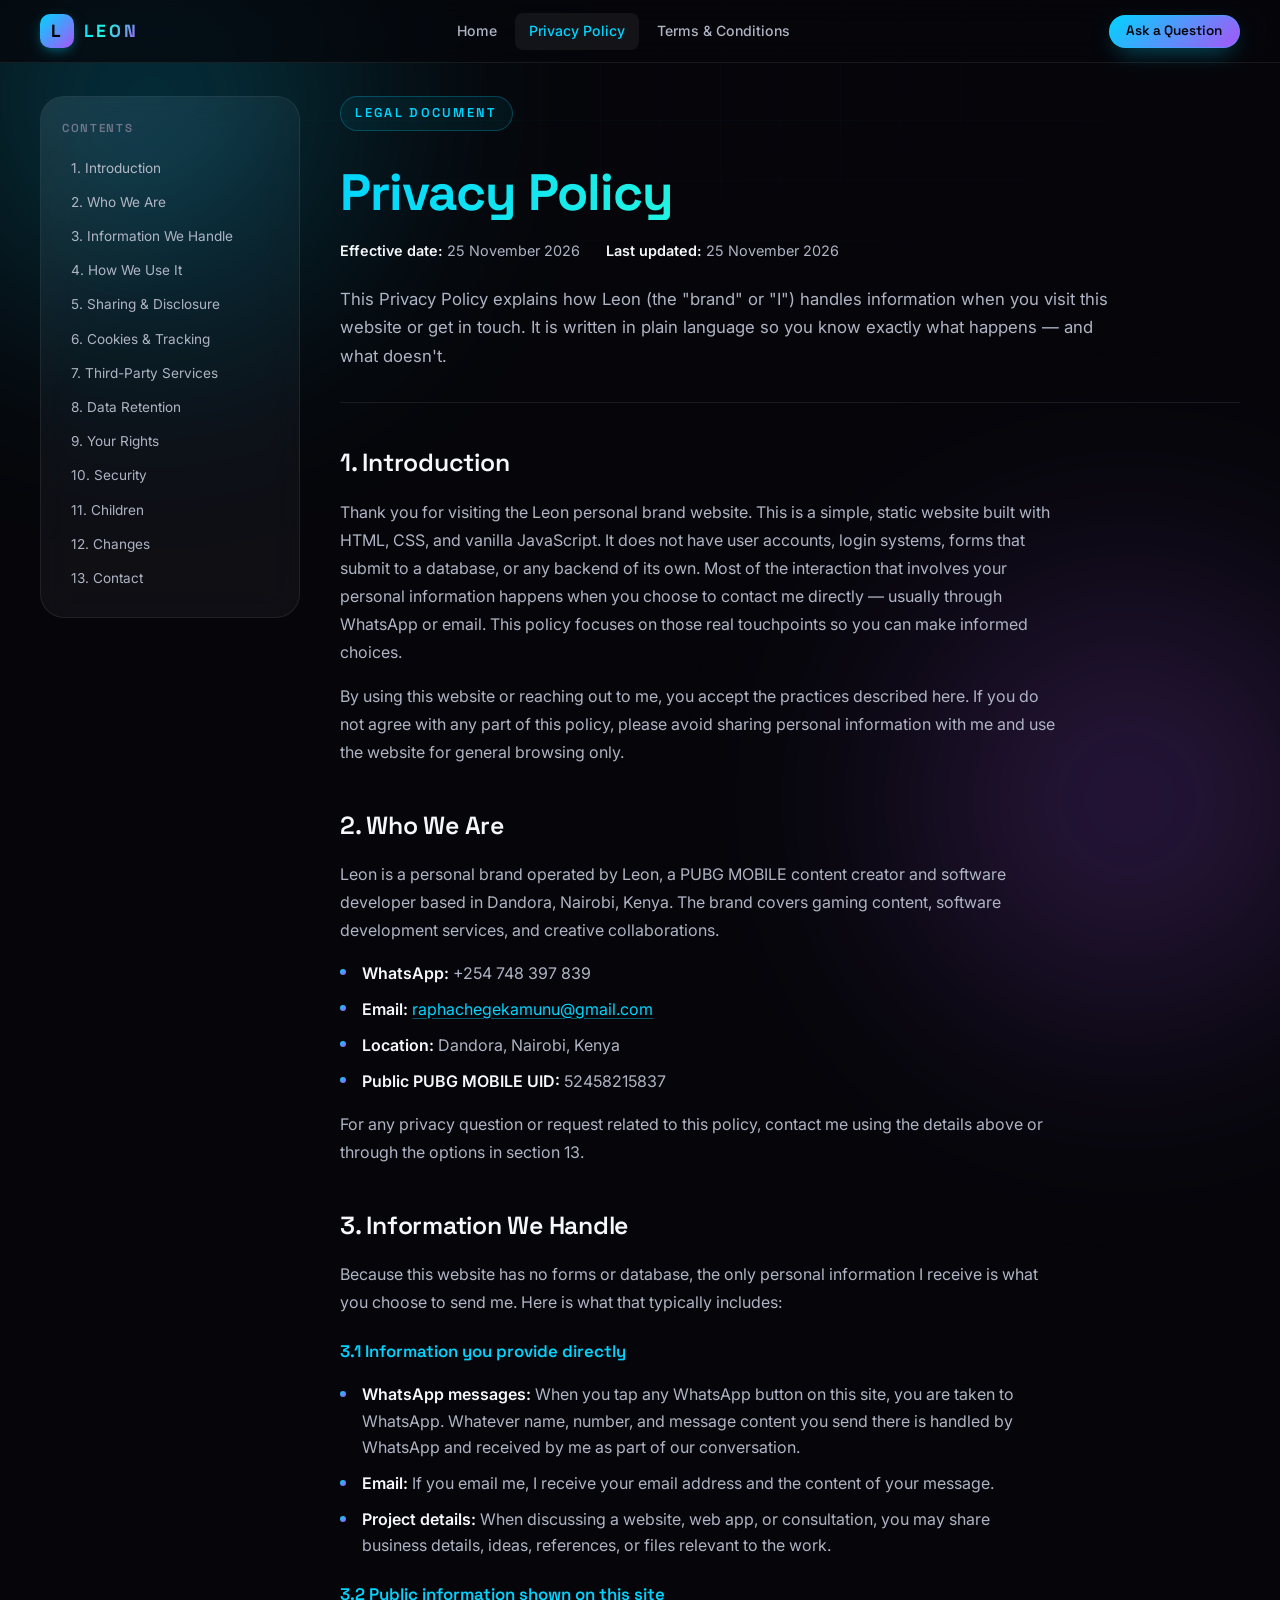
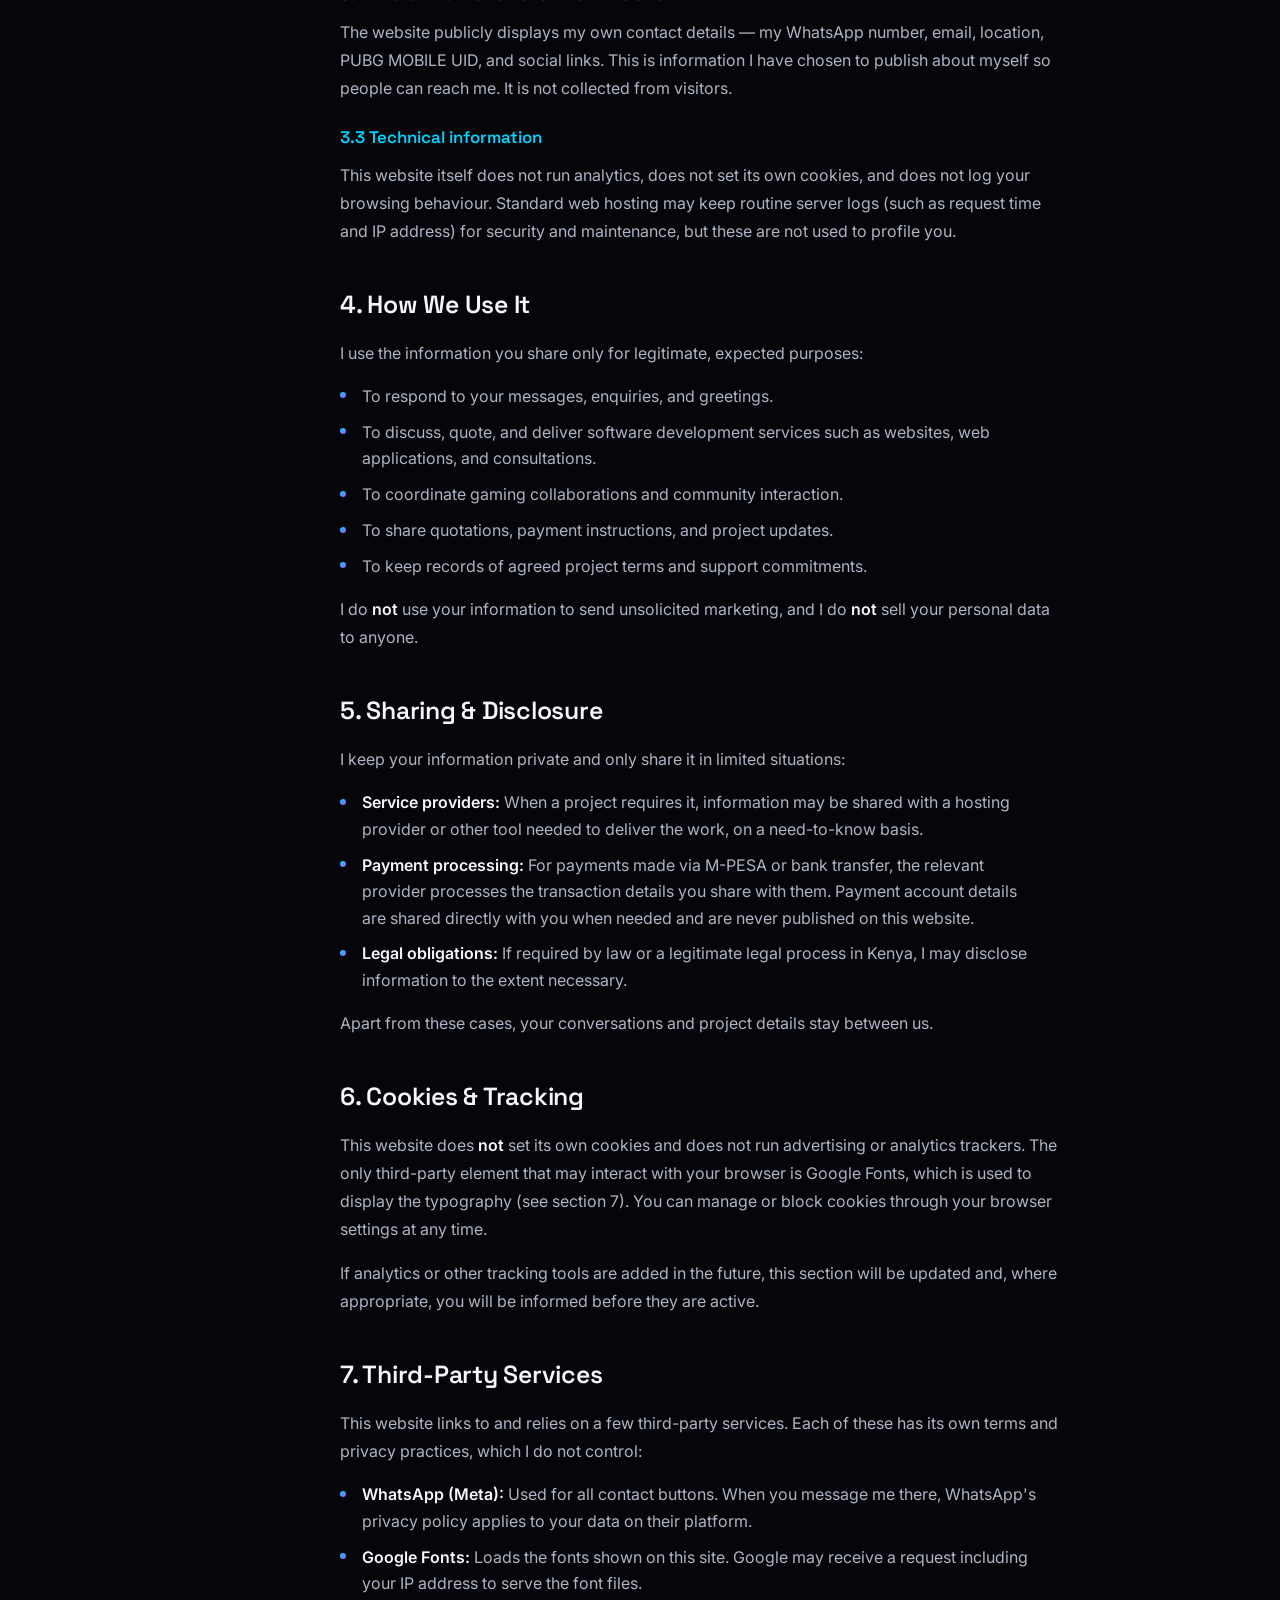
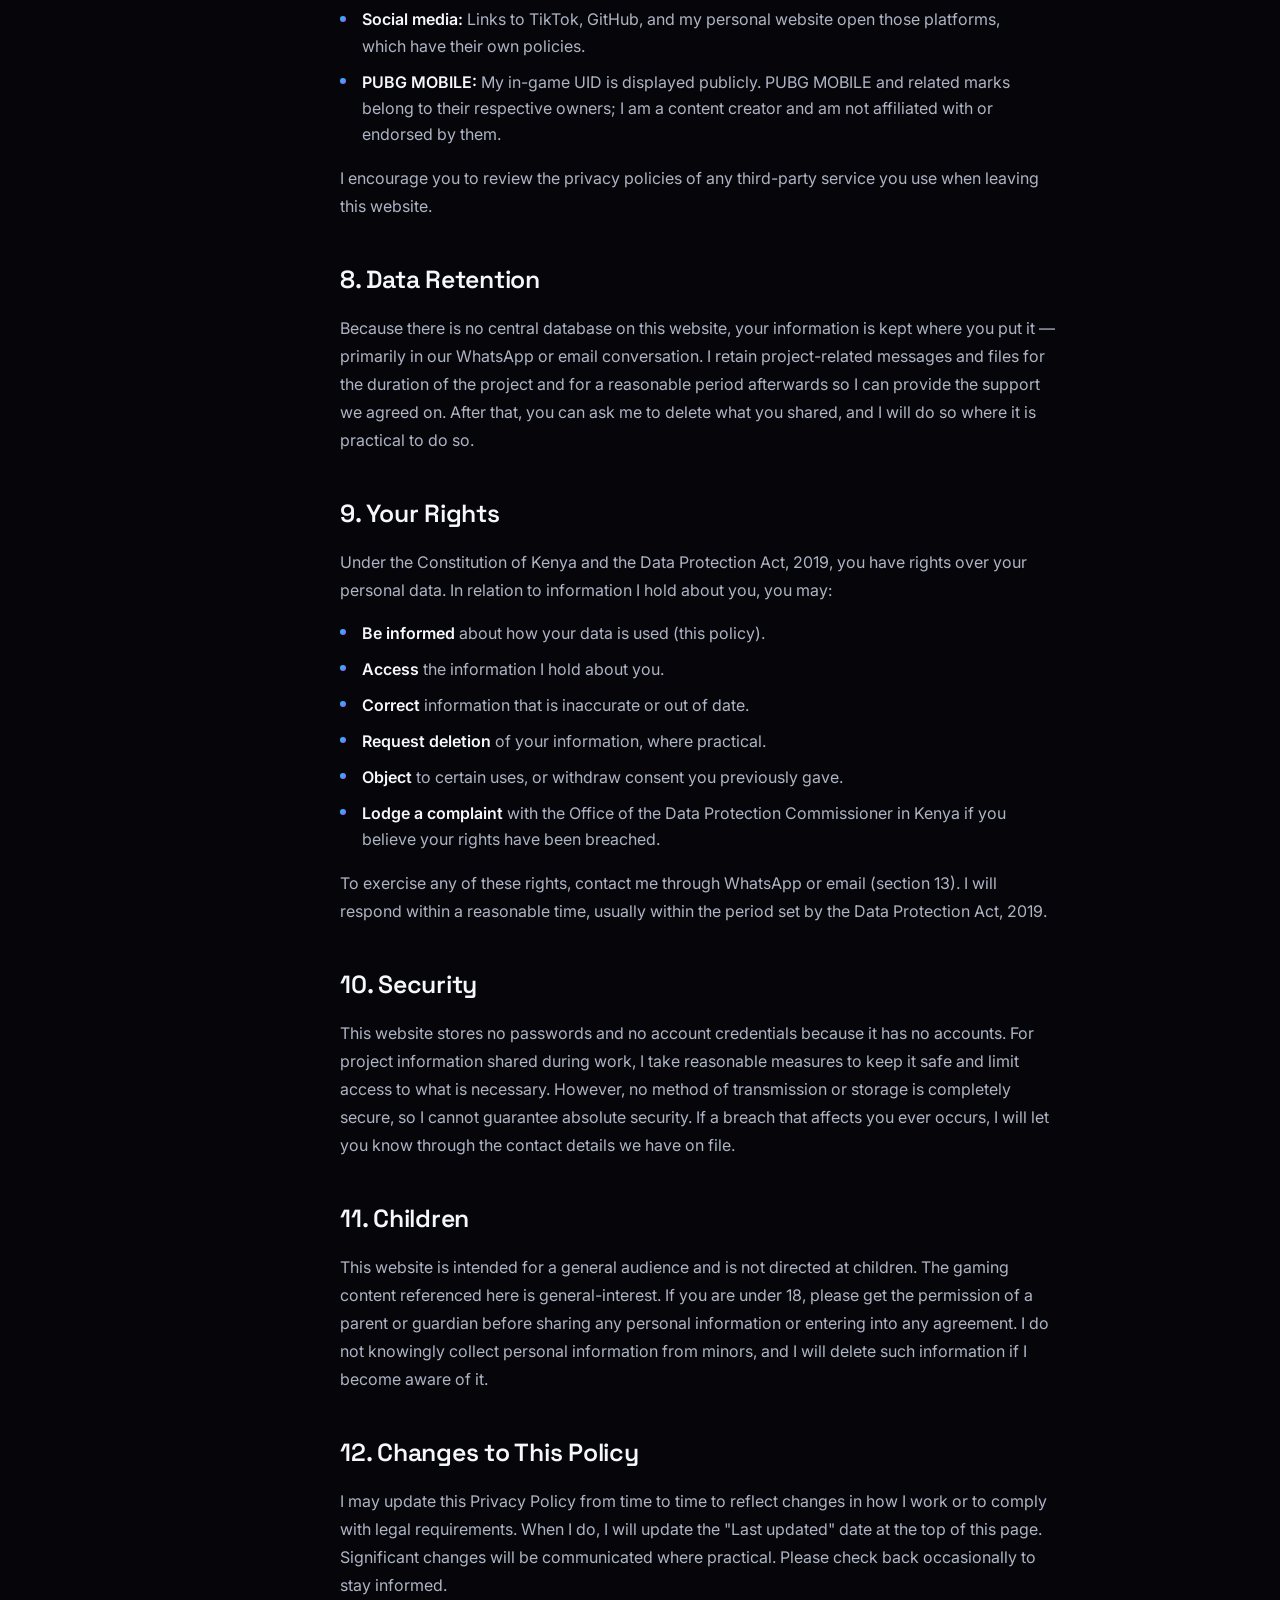
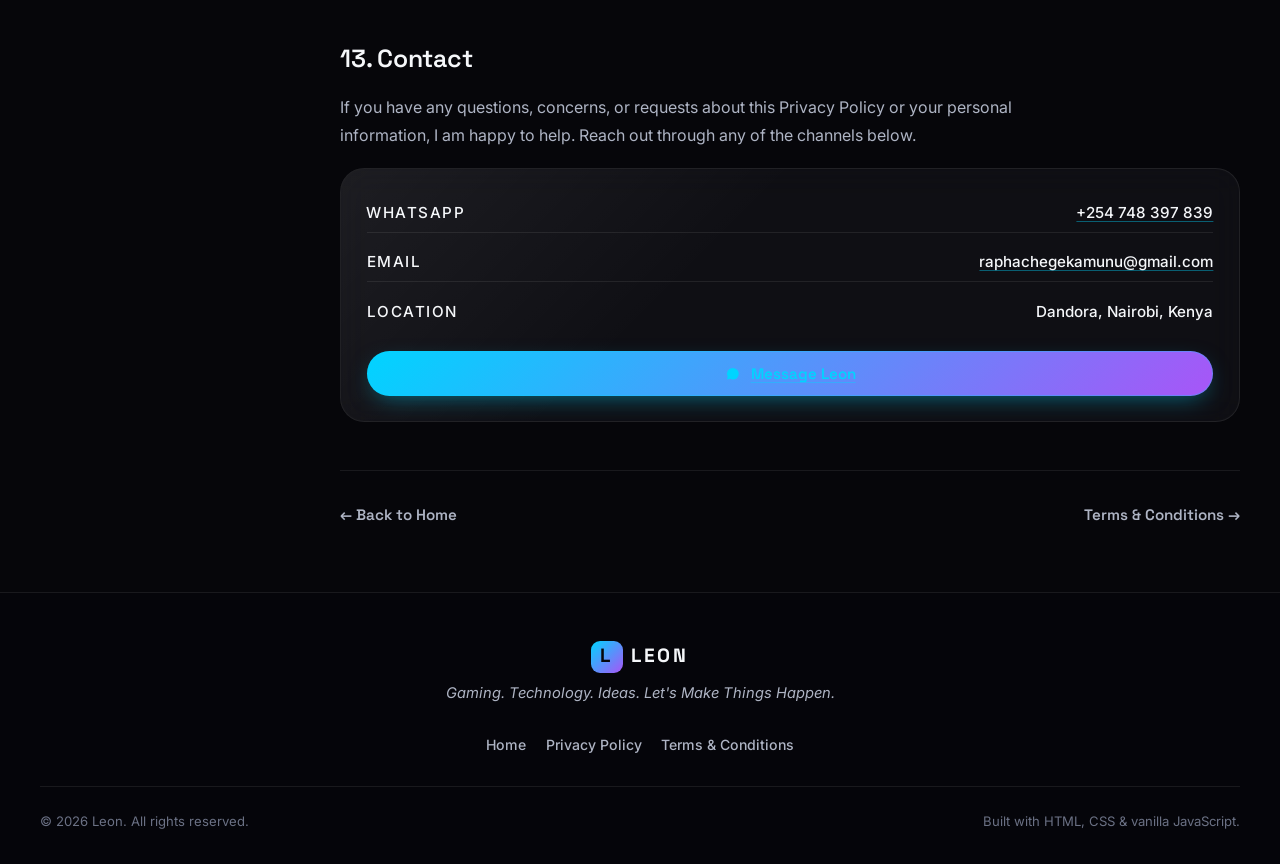
<file: privacy.html>
<!DOCTYPE html>
<html lang="en">
<head>
    <meta charset="UTF-8">
    <meta name="viewport" content="width=device-width, initial-scale=1.0">
    <meta name="description" content="Privacy Policy for the Leon personal brand website — how Leon handles information when you connect via WhatsApp, email, or use this website.">
    <meta name="author" content="Leon">
    <meta name="theme-color" content="#0a0a0f">
    <meta name="robots" content="index, follow">

    <title>Privacy Policy — Leon</title>

    <link rel="preconnect" href="https://fonts.googleapis.com">
    <link rel="preconnect" href="https://fonts.gstatic.com" crossorigin>
    <link href="https://fonts.googleapis.com/css2?family=Space+Grotesk:wght@400;500;600;700&family=Inter:wght@300;400;500;600;700&display=swap" rel="stylesheet">

    <link rel="icon" type="image/svg+xml" href="assets/favicon.svg">
    <link rel="stylesheet" href="style.css">
</head>
<body>

    <!-- Background ambience -->
    <div class="bg-grid" aria-hidden="true"></div>
    <div class="bg-glow bg-glow--blue" aria-hidden="true"></div>
    <div class="bg-glow bg-glow--purple" aria-hidden="true"></div>

    <!-- ===== LEGAL TOP BAR ===== -->
    <header class="legal-nav" id="legalNav">
        <div class="legal-nav__inner">
            <a href="index.html" class="nav__brand" aria-label="Leon home">
                <span class="nav__logo">L</span>
                <span class="nav__brandname">LEON</span>
            </a>
            <nav class="legal-nav__links" aria-label="Legal">
                <a href="index.html">Home</a>
                <a href="privacy.html" aria-current="page">Privacy Policy</a>
                <a href="terms.html">Terms &amp; Conditions</a>
            </nav>
            <a href="https://wa.me/254748397839?text=Hi%20Leon!%20I%20have%20a%20question%20about%20your%20Privacy%20Policy." 
               class="btn btn--primary btn--sm legal-nav__cta" target="_blank" rel="noopener">
                Ask a Question
            </a>
        </div>
    </header>

    <!-- ===== LEGAL CONTENT ===== -->
    <main class="legal">
        <div class="legal__container">

            <!-- Table of contents -->
            <aside class="legal__toc" aria-label="Contents">
                <div class="legal__toc-inner glass">
                    <h2 class="legal__toc-title">Contents</h2>
                    <ol>
                        <li><a href="#intro">1. Introduction</a></li>
                        <li><a href="#who">2. Who We Are</a></li>
                        <li><a href="#collect">3. Information We Handle</a></li>
                        <li><a href="#use">4. How We Use It</a></li>
                        <li><a href="#share">5. Sharing &amp; Disclosure</a></li>
                        <li><a href="#cookies">6. Cookies &amp; Tracking</a></li>
                        <li><a href="#third">7. Third-Party Services</a></li>
                        <li><a href="#retain">8. Data Retention</a></li>
                        <li><a href="#rights">9. Your Rights</a></li>
                        <li><a href="#security">10. Security</a></li>
                        <li><a href="#children">11. Children</a></li>
                        <li><a href="#changes">12. Changes</a></li>
                        <li><a href="#contact">13. Contact</a></li>
                    </ol>
                </div>
            </aside>

            <!-- Article -->
            <article class="legal__content">
                <header class="legal__head reveal">
                    <span class="section__eyebrow">Legal Document</span>
                    <h1 class="legal__title">Privacy Policy</h1>
                    <p class="legal__meta">
                        <span><strong>Effective date:</strong> 25 November 2026</span>
                        <span><strong>Last updated:</strong> 25 November 2026</span>
                    </p>
                    <p class="legal__intro">
                        This Privacy Policy explains how Leon (the "brand" or "I") handles information
                        when you visit this website or get in touch. It is written in plain language so
                        you know exactly what happens — and what doesn't.
                    </p>
                </header>

                <section id="intro" class="legal__block reveal">
                    <h2>1. Introduction</h2>
                    <p>
                        Thank you for visiting the Leon personal brand website. This is a simple,
                        static website built with HTML, CSS, and vanilla JavaScript. It does not have
                        user accounts, login systems, forms that submit to a database, or any backend
                        of its own. Most of the interaction that involves your personal information
                        happens when you choose to contact me directly — usually through WhatsApp or
                        email. This policy focuses on those real touchpoints so you can make informed
                        choices.
                    </p>
                    <p>
                        By using this website or reaching out to me, you accept the practices described
                        here. If you do not agree with any part of this policy, please avoid sharing
                        personal information with me and use the website for general browsing only.
                    </p>
                </section>

                <section id="who" class="legal__block reveal">
                    <h2>2. Who We Are</h2>
                    <p>
                        Leon is a personal brand operated by Leon, a PUBG MOBILE content creator and
                        software developer based in Dandora, Nairobi, Kenya. The brand covers gaming
                        content, software development services, and creative collaborations.
                    </p>
                    <ul class="legal__list">
                        <li><strong>WhatsApp:</strong> +254 748 397 839</li>
                        <li><strong>Email:</strong> <a href="mailto:raphachegekamunu@gmail.com">raphachegekamunu@gmail.com</a></li>
                        <li><strong>Location:</strong> Dandora, Nairobi, Kenya</li>
                        <li><strong>Public PUBG MOBILE UID:</strong> 52458215837</li>
                    </ul>
                    <p>
                        For any privacy question or request related to this policy, contact me using the
                        details above or through the options in section 13.
                    </p>
                </section>

                <section id="collect" class="legal__block reveal">
                    <h2>3. Information We Handle</h2>
                    <p>
                        Because this website has no forms or database, the only personal information I
                        receive is what you choose to send me. Here is what that typically includes:
                    </p>
                    <h3>3.1 Information you provide directly</h3>
                    <ul class="legal__list">
                        <li><strong>WhatsApp messages:</strong> When you tap any WhatsApp button on this site, you are taken to WhatsApp. Whatever name, number, and message content you send there is handled by WhatsApp and received by me as part of our conversation.</li>
                        <li><strong>Email:</strong> If you email me, I receive your email address and the content of your message.</li>
                        <li><strong>Project details:</strong> When discussing a website, web app, or consultation, you may share business details, ideas, references, or files relevant to the work.</li>
                    </ul>
                    <h3>3.2 Public information shown on this site</h3>
                    <p>
                        The website publicly displays my own contact details — my WhatsApp number,
                        email, location, PUBG MOBILE UID, and social links. This is information I have
                        chosen to publish about myself so people can reach me. It is not collected
                        from visitors.
                    </p>
                    <h3>3.3 Technical information</h3>
                    <p>
                        This website itself does not run analytics, does not set its own cookies, and
                        does not log your browsing behaviour. Standard web hosting may keep routine
                        server logs (such as request time and IP address) for security and
                        maintenance, but these are not used to profile you.
                    </p>
                </section>

                <section id="use" class="legal__block reveal">
                    <h2>4. How We Use It</h2>
                    <p>I use the information you share only for legitimate, expected purposes:</p>
                    <ul class="legal__list">
                        <li>To respond to your messages, enquiries, and greetings.</li>
                        <li>To discuss, quote, and deliver software development services such as websites, web applications, and consultations.</li>
                        <li>To coordinate gaming collaborations and community interaction.</li>
                        <li>To share quotations, payment instructions, and project updates.</li>
                        <li>To keep records of agreed project terms and support commitments.</li>
                    </ul>
                    <p>
                        I do <strong>not</strong> use your information to send unsolicited marketing,
                        and I do <strong>not</strong> sell your personal data to anyone.
                    </p>
                </section>

                <section id="share" class="legal__block reveal">
                    <h2>5. Sharing &amp; Disclosure</h2>
                    <p>I keep your information private and only share it in limited situations:</p>
                    <ul class="legal__list">
                        <li><strong>Service providers:</strong> When a project requires it, information may be shared with a hosting provider or other tool needed to deliver the work, on a need-to-know basis.</li>
                        <li><strong>Payment processing:</strong> For payments made via M-PESA or bank transfer, the relevant provider processes the transaction details you share with them. Payment account details are shared directly with you when needed and are never published on this website.</li>
                        <li><strong>Legal obligations:</strong> If required by law or a legitimate legal process in Kenya, I may disclose information to the extent necessary.</li>
                    </ul>
                    <p>
                        Apart from these cases, your conversations and project details stay between us.
                    </p>
                </section>

                <section id="cookies" class="legal__block reveal">
                    <h2>6. Cookies &amp; Tracking</h2>
                    <p>
                        This website does <strong>not</strong> set its own cookies and does not run
                        advertising or analytics trackers. The only third-party element that may
                        interact with your browser is Google Fonts, which is used to display the
                        typography (see section 7). You can manage or block cookies through your
                        browser settings at any time.
                    </p>
                    <p>
                        If analytics or other tracking tools are added in the future, this section will
                        be updated and, where appropriate, you will be informed before they are active.
                    </p>
                </section>

                <section id="third" class="legal__block reveal">
                    <h2>7. Third-Party Services</h2>
                    <p>
                        This website links to and relies on a few third-party services. Each of these
                        has its own terms and privacy practices, which I do not control:
                    </p>
                    <ul class="legal__list">
                        <li><strong>WhatsApp (Meta):</strong> Used for all contact buttons. When you message me there, WhatsApp's privacy policy applies to your data on their platform.</li>
                        <li><strong>Google Fonts:</strong> Loads the fonts shown on this site. Google may receive a request including your IP address to serve the font files.</li>
                        <li><strong>Social media:</strong> Links to TikTok, GitHub, and my personal website open those platforms, which have their own policies.</li>
                        <li><strong>PUBG MOBILE:</strong> My in-game UID is displayed publicly. PUBG MOBILE and related marks belong to their respective owners; I am a content creator and am not affiliated with or endorsed by them.</li>
                    </ul>
                    <p>
                        I encourage you to review the privacy policies of any third-party service you
                        use when leaving this website.
                    </p>
                </section>

                <section id="retain" class="legal__block reveal">
                    <h2>8. Data Retention</h2>
                    <p>
                        Because there is no central database on this website, your information is kept
                        where you put it — primarily in our WhatsApp or email conversation. I retain
                        project-related messages and files for the duration of the project and for a
                        reasonable period afterwards so I can provide the support we agreed on. After
                        that, you can ask me to delete what you shared, and I will do so where it is
                        practical to do so.
                    </p>
                </section>

                <section id="rights" class="legal__block reveal">
                    <h2>9. Your Rights</h2>
                    <p>
                        Under the Constitution of Kenya and the Data Protection Act, 2019, you have
                        rights over your personal data. In relation to information I hold about you,
                        you may:
                    </p>
                    <ul class="legal__list">
                        <li><strong>Be informed</strong> about how your data is used (this policy).</li>
                        <li><strong>Access</strong> the information I hold about you.</li>
                        <li><strong>Correct</strong> information that is inaccurate or out of date.</li>
                        <li><strong>Request deletion</strong> of your information, where practical.</li>
                        <li><strong>Object</strong> to certain uses, or withdraw consent you previously gave.</li>
                        <li><strong>Lodge a complaint</strong> with the Office of the Data Protection Commissioner in Kenya if you believe your rights have been breached.</li>
                    </ul>
                    <p>
                        To exercise any of these rights, contact me through WhatsApp or email (section
                        13). I will respond within a reasonable time, usually within the period set by
                        the Data Protection Act, 2019.
                    </p>
                </section>

                <section id="security" class="legal__block reveal">
                    <h2>10. Security</h2>
                    <p>
                        This website stores no passwords and no account credentials because it has no
                        accounts. For project information shared during work, I take reasonable
                        measures to keep it safe and limit access to what is necessary. However, no
                        method of transmission or storage is completely secure, so I cannot guarantee
                        absolute security. If a breach that affects you ever occurs, I will let you
                        know through the contact details we have on file.
                    </p>
                </section>

                <section id="children" class="legal__block reveal">
                    <h2>11. Children</h2>
                    <p>
                        This website is intended for a general audience and is not directed at children.
                        The gaming content referenced here is general-interest. If you are under 18,
                        please get the permission of a parent or guardian before sharing any personal
                        information or entering into any agreement. I do not knowingly collect personal
                        information from minors, and I will delete such information if I become aware of
                        it.
                    </p>
                </section>

                <section id="changes" class="legal__block reveal">
                    <h2>12. Changes to This Policy</h2>
                    <p>
                        I may update this Privacy Policy from time to time to reflect changes in how I
                        work or to comply with legal requirements. When I do, I will update the
                        "Last updated" date at the top of this page. Significant changes will be
                        communicated where practical. Please check back occasionally to stay informed.
                    </p>
                </section>

                <section id="contact" class="legal__block reveal">
                    <h2>13. Contact</h2>
                    <p>
                        If you have any questions, concerns, or requests about this Privacy Policy or
                        your personal information, I am happy to help. Reach out through any of the
                        channels below.
                    </p>
                    <div class="legal__contact glass">
                        <div class="legal__contact-row">
                            <span class="legal__contact-label">WhatsApp</span>
                            <a href="https://wa.me/254748397839?text=Hi%20Leon!%20I%20have%20a%20privacy%20question." target="_blank" rel="noopener">+254 748 397 839</a>
                        </div>
                        <div class="legal__contact-row">
                            <span class="legal__contact-label">Email</span>
                            <a href="mailto:raphachegekamunu@gmail.com">raphachegekamunu@gmail.com</a>
                        </div>
                        <div class="legal__contact-row">
                            <span class="legal__contact-label">Location</span>
                            <span>Dandora, Nairobi, Kenya</span>
                        </div>
                        <a href="https://wa.me/254748397839?text=Hi%20Leon!%20I%20have%20a%20privacy%20question." 
                           class="btn btn--primary btn--block" target="_blank" rel="noopener">
                            <svg class="icon" viewBox="0 0 24 24" aria-hidden="true"><path d="M17.6 6.3A7.8 7.8 0 0 0 12 4a7.9 7.9 0 0 0-6.8 11.9L4 20l4.2-1.1A7.9 7.9 0 0 0 12 20a7.9 7.9 0 0 0 5.6-13.7Z"/></svg>
                            Message Leon
                        </a>
                    </div>
                </section>

                <nav class="legal__footnav" aria-label="Legal pages">
                    <a href="index.html">← Back to Home</a>
                    <a href="terms.html">Terms &amp; Conditions →</a>
                </nav>
            </article>
        </div>
    </main>

    <!-- ===== FOOTER ===== -->
    <footer class="footer">
        <div class="container footer__inner">
            <div class="footer__brand">
                <a href="index.html" class="footer__logo">
                    <span class="footer__logo-mark">L</span>
                    <span>LEON</span>
                </a>
                <p class="footer__tagline">Gaming. Technology. Ideas. Let's Make Things Happen.</p>
            </div>

            <div class="footer__links">
                <a href="index.html">Home</a>
                <a href="privacy.html" aria-current="page">Privacy Policy</a>
                <a href="terms.html">Terms &amp; Conditions</a>
            </div>

            <div class="footer__bottom">
                <p>&copy; <span id="year">2025</span> Leon. All rights reserved.</p>
                <p class="footer__made">Built with HTML, CSS &amp; vanilla JavaScript.</p>
            </div>
        </div>
    </footer>

    <!-- Back to top -->
    <a href="#legalNav" class="back-top" id="backTop" data-scroll aria-label="Back to top">
        <svg viewBox="0 0 24 24" aria-hidden="true"><path d="M12 7.5 5.5 14l1.1 1.1L12 9.7l5.4 5.4L18.5 14Z"/></svg>
    </a>

    <script src="script.js"></script>
</body>
</html>
</file>
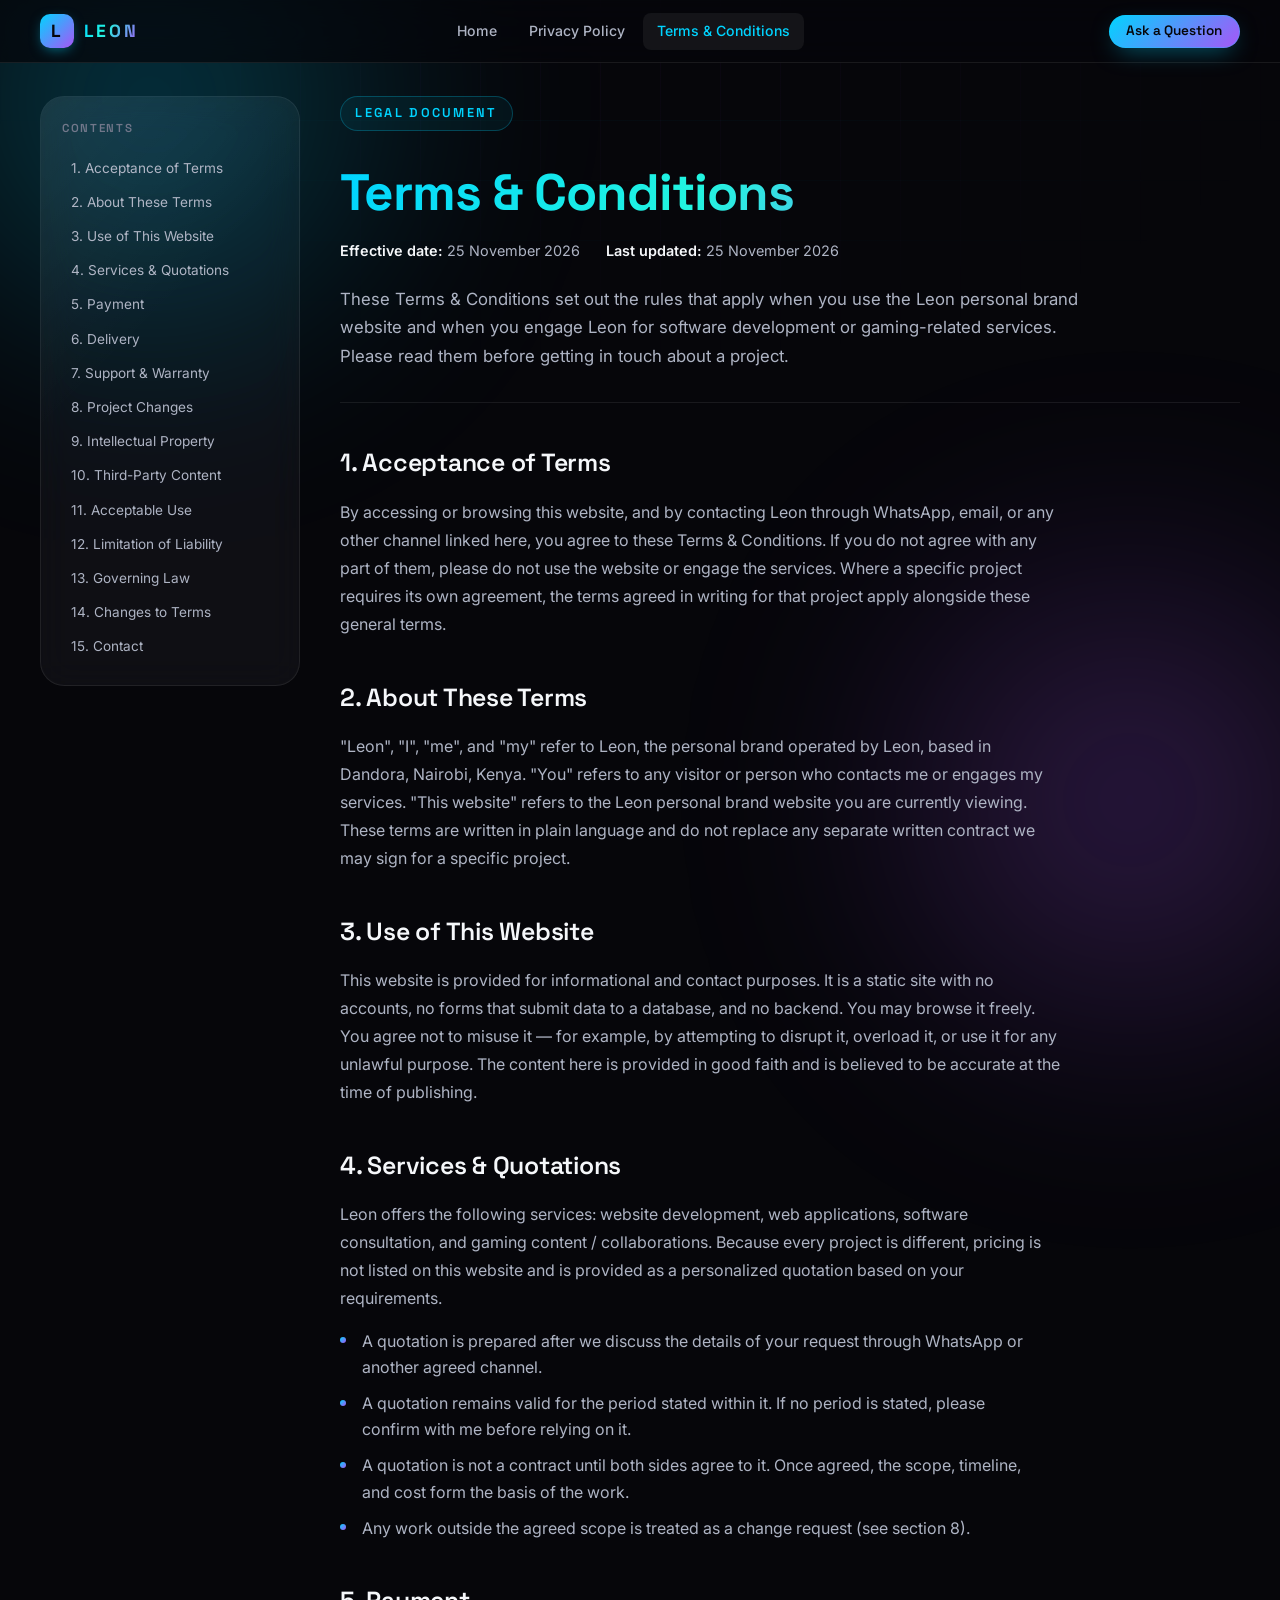
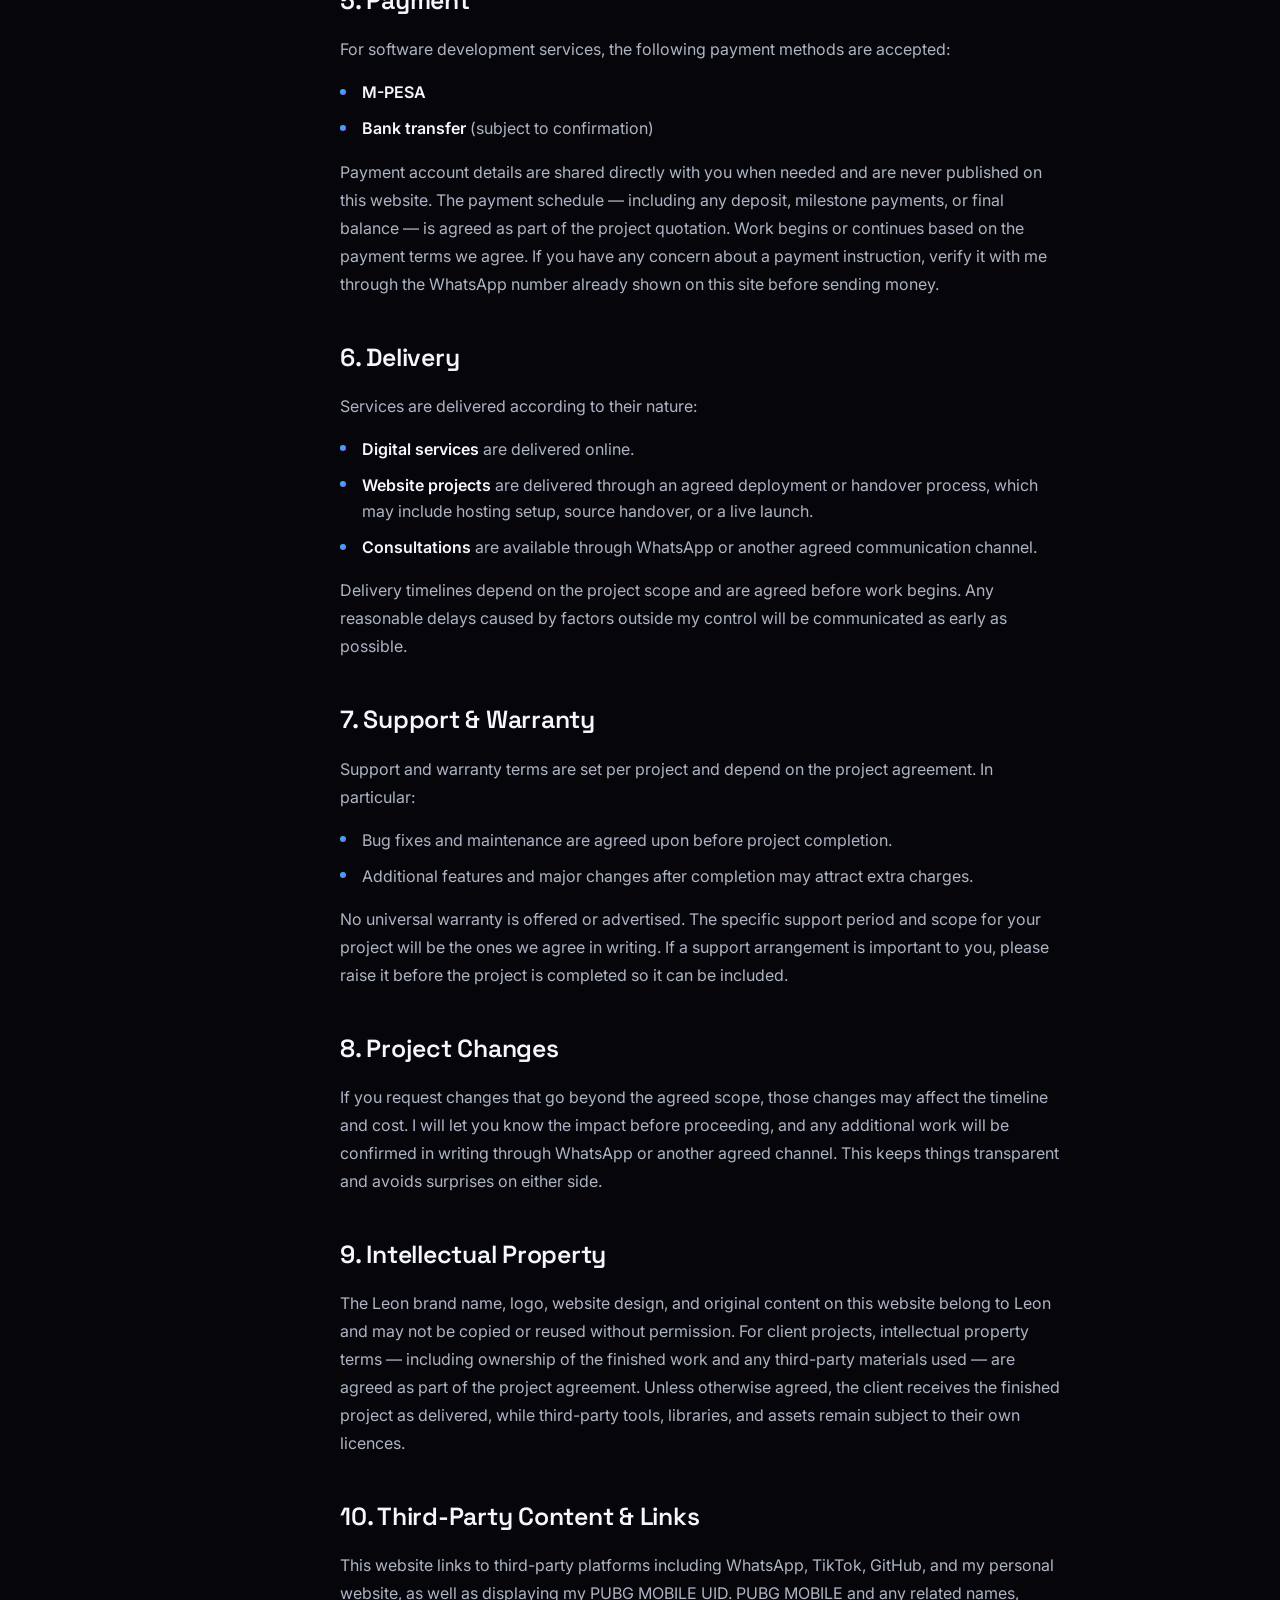
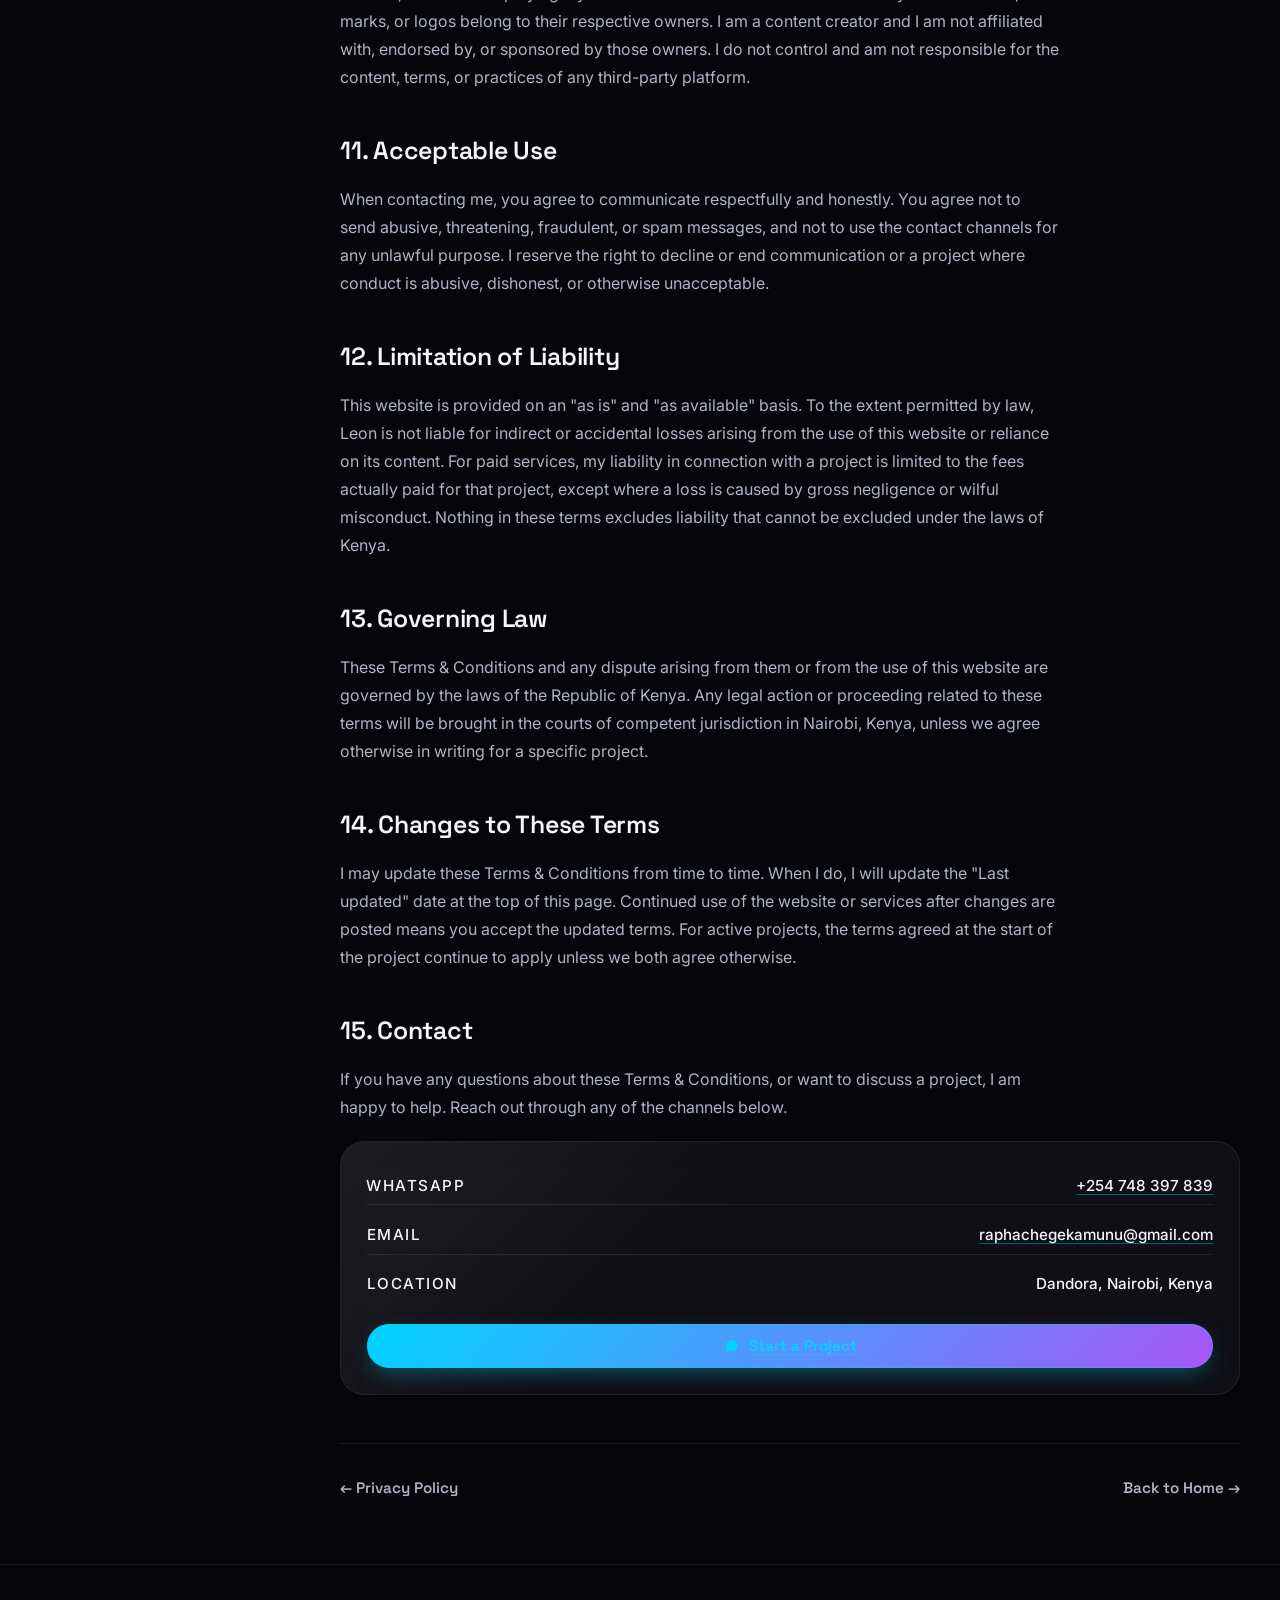
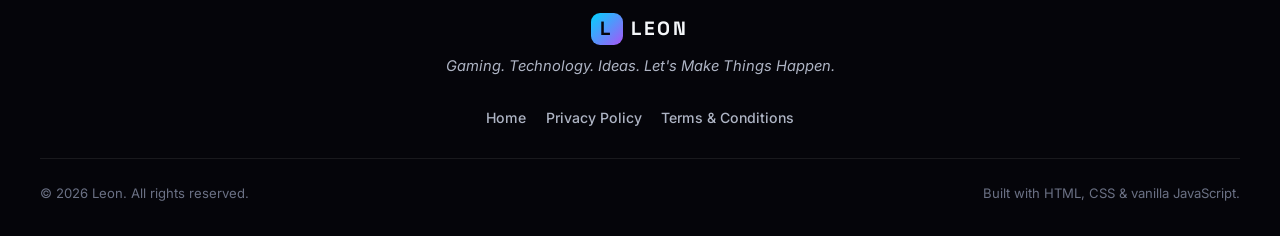
<file: terms.html>
<!DOCTYPE html>
<html lang="en">
<head>
    <meta charset="UTF-8">
    <meta name="viewport" content="width=device-width, initial-scale=1.0">
    <meta name="description" content="Terms & Conditions for the Leon personal brand website — the terms that apply when you use this website or engage Leon for software development and gaming services.">
    <meta name="author" content="Leon">
    <meta name="theme-color" content="#0a0a0f">
    <meta name="robots" content="index, follow">

    <title>Terms &amp; Conditions — Leon</title>

    <link rel="preconnect" href="https://fonts.googleapis.com">
    <link rel="preconnect" href="https://fonts.gstatic.com" crossorigin>
    <link href="https://fonts.googleapis.com/css2?family=Space+Grotesk:wght@400;500;600;700&family=Inter:wght@300;400;500;600;700&display=swap" rel="stylesheet">

    <link rel="icon" type="image/svg+xml" href="assets/favicon.svg">
    <link rel="stylesheet" href="style.css">
</head>
<body>

    <!-- Background ambience -->
    <div class="bg-grid" aria-hidden="true"></div>
    <div class="bg-glow bg-glow--blue" aria-hidden="true"></div>
    <div class="bg-glow bg-glow--purple" aria-hidden="true"></div>

    <!-- ===== LEGAL TOP BAR ===== -->
    <header class="legal-nav" id="legalNav">
        <div class="legal-nav__inner">
            <a href="index.html" class="nav__brand" aria-label="Leon home">
                <span class="nav__logo">L</span>
                <span class="nav__brandname">LEON</span>
            </a>
            <nav class="legal-nav__links" aria-label="Legal">
                <a href="index.html">Home</a>
                <a href="privacy.html">Privacy Policy</a>
                <a href="terms.html" aria-current="page">Terms &amp; Conditions</a>
            </nav>
            <a href="https://wa.me/254748397839?text=Hi%20Leon!%20I%20have%20a%20question%20about%20your%20Terms%20and%20Conditions." 
               class="btn btn--primary btn--sm legal-nav__cta" target="_blank" rel="noopener">
                Ask a Question
            </a>
        </div>
    </header>

    <!-- ===== LEGAL CONTENT ===== -->
    <main class="legal">
        <div class="legal__container">

            <!-- Table of contents -->
            <aside class="legal__toc" aria-label="Contents">
                <div class="legal__toc-inner glass">
                    <h2 class="legal__toc-title">Contents</h2>
                    <ol>
                        <li><a href="#accept">1. Acceptance of Terms</a></li>
                        <li><a href="#about">2. About These Terms</a></li>
                        <li><a href="#website">3. Use of This Website</a></li>
                        <li><a href="#services">4. Services &amp; Quotations</a></li>
                        <li><a href="#payment">5. Payment</a></li>
                        <li><a href="#delivery">6. Delivery</a></li>
                        <li><a href="#support">7. Support &amp; Warranty</a></li>
                        <li><a href="#changes">8. Project Changes</a></li>
                        <li><a href="#ip">9. Intellectual Property</a></li>
                        <li><a href="#third">10. Third-Party Content</a></li>
                        <li><a href="#conduct">11. Acceptable Use</a></li>
                        <li><a href="#liability">12. Limitation of Liability</a></li>
                        <li><a href="#law">13. Governing Law</a></li>
                        <li><a href="#update">14. Changes to Terms</a></li>
                        <li><a href="#contact">15. Contact</a></li>
                    </ol>
                </div>
            </aside>

            <!-- Article -->
            <article class="legal__content">
                <header class="legal__head reveal">
                    <span class="section__eyebrow">Legal Document</span>
                    <h1 class="legal__title">Terms &amp; Conditions</h1>
                    <p class="legal__meta">
                        <span><strong>Effective date:</strong> 25 November 2026</span>
                        <span><strong>Last updated:</strong> 25 November 2026</span>
                    </p>
                    <p class="legal__intro">
                        These Terms &amp; Conditions set out the rules that apply when you use the Leon
                        personal brand website and when you engage Leon for software development or
                        gaming-related services. Please read them before getting in touch about a
                        project.
                    </p>
                </header>

                <section id="accept" class="legal__block reveal">
                    <h2>1. Acceptance of Terms</h2>
                    <p>
                        By accessing or browsing this website, and by contacting Leon through WhatsApp,
                        email, or any other channel linked here, you agree to these Terms &amp;
                        Conditions. If you do not agree with any part of them, please do not use the
                        website or engage the services. Where a specific project requires its own
                        agreement, the terms agreed in writing for that project apply alongside these
                        general terms.
                    </p>
                </section>

                <section id="about" class="legal__block reveal">
                    <h2>2. About These Terms</h2>
                    <p>
                        "Leon", "I", "me", and "my" refer to Leon, the personal brand operated by Leon,
                        based in Dandora, Nairobi, Kenya. "You" refers to any visitor or person who
                        contacts me or engages my services. "This website" refers to the Leon personal
                        brand website you are currently viewing. These terms are written in plain
                        language and do not replace any separate written contract we may sign for a
                        specific project.
                    </p>
                </section>

                <section id="website" class="legal__block reveal">
                    <h2>3. Use of This Website</h2>
                    <p>
                        This website is provided for informational and contact purposes. It is a static
                        site with no accounts, no forms that submit data to a database, and no backend.
                        You may browse it freely. You agree not to misuse it — for example, by
                        attempting to disrupt it, overload it, or use it for any unlawful purpose. The
                        content here is provided in good faith and is believed to be accurate at the
                        time of publishing.
                    </p>
                </section>

                <section id="services" class="legal__block reveal">
                    <h2>4. Services &amp; Quotations</h2>
                    <p>
                        Leon offers the following services: website development, web applications,
                        software consultation, and gaming content / collaborations. Because every
                        project is different, pricing is not listed on this website and is provided as
                        a personalized quotation based on your requirements.
                    </p>
                    <ul class="legal__list">
                        <li>A quotation is prepared after we discuss the details of your request through WhatsApp or another agreed channel.</li>
                        <li>A quotation remains valid for the period stated within it. If no period is stated, please confirm with me before relying on it.</li>
                        <li>A quotation is not a contract until both sides agree to it. Once agreed, the scope, timeline, and cost form the basis of the work.</li>
                        <li>Any work outside the agreed scope is treated as a change request (see section 8).</li>
                    </ul>
                </section>

                <section id="payment" class="legal__block reveal">
                    <h2>5. Payment</h2>
                    <p>
                        For software development services, the following payment methods are accepted:
                    </p>
                    <ul class="legal__list">
                        <li><strong>M-PESA</strong></li>
                        <li><strong>Bank transfer</strong> (subject to confirmation)</li>
                    </ul>
                    <p>
                        Payment account details are shared directly with you when needed and are never
                        published on this website. The payment schedule — including any deposit, milestone
                        payments, or final balance — is agreed as part of the project quotation. Work
                        begins or continues based on the payment terms we agree. If you have any concern
                        about a payment instruction, verify it with me through the WhatsApp number
                        already shown on this site before sending money.
                    </p>
                </section>

                <section id="delivery" class="legal__block reveal">
                    <h2>6. Delivery</h2>
                    <p>Services are delivered according to their nature:</p>
                    <ul class="legal__list">
                        <li><strong>Digital services</strong> are delivered online.</li>
                        <li><strong>Website projects</strong> are delivered through an agreed deployment or handover process, which may include hosting setup, source handover, or a live launch.</li>
                        <li><strong>Consultations</strong> are available through WhatsApp or another agreed communication channel.</li>
                    </ul>
                    <p>
                        Delivery timelines depend on the project scope and are agreed before work begins.
                        Any reasonable delays caused by factors outside my control will be communicated
                        as early as possible.
                    </p>
                </section>

                <section id="support" class="legal__block reveal">
                    <h2>7. Support &amp; Warranty</h2>
                    <p>
                        Support and warranty terms are set per project and depend on the project
                        agreement. In particular:
                    </p>
                    <ul class="legal__list">
                        <li>Bug fixes and maintenance are agreed upon before project completion.</li>
                        <li>Additional features and major changes after completion may attract extra charges.</li>
                    </ul>
                    <p>
                        No universal warranty is offered or advertised. The specific support period and
                        scope for your project will be the ones we agree in writing. If a support
                        arrangement is important to you, please raise it before the project is
                        completed so it can be included.
                    </p>
                </section>

                <section id="changes" class="legal__block reveal">
                    <h2>8. Project Changes</h2>
                    <p>
                        If you request changes that go beyond the agreed scope, those changes may affect
                        the timeline and cost. I will let you know the impact before proceeding, and any
                        additional work will be confirmed in writing through WhatsApp or another agreed
                        channel. This keeps things transparent and avoids surprises on either side.
                    </p>
                </section>

                <section id="ip" class="legal__block reveal">
                    <h2>9. Intellectual Property</h2>
                    <p>
                        The Leon brand name, logo, website design, and original content on this website
                        belong to Leon and may not be copied or reused without permission. For client
                        projects, intellectual property terms — including ownership of the finished work
                        and any third-party materials used — are agreed as part of the project agreement.
                        Unless otherwise agreed, the client receives the finished project as delivered,
                        while third-party tools, libraries, and assets remain subject to their own
                        licences.
                    </p>
                </section>

                <section id="third" class="legal__block reveal">
                    <h2>10. Third-Party Content &amp; Links</h2>
                    <p>
                        This website links to third-party platforms including WhatsApp, TikTok, GitHub,
                        and my personal website, as well as displaying my PUBG MOBILE UID. PUBG MOBILE
                        and any related names, marks, or logos belong to their respective owners. I am a
                        content creator and I am not affiliated with, endorsed by, or sponsored by those
                        owners. I do not control and am not responsible for the content, terms, or
                        practices of any third-party platform.
                    </p>
                </section>

                <section id="conduct" class="legal__block reveal">
                    <h2>11. Acceptable Use</h2>
                    <p>
                        When contacting me, you agree to communicate respectfully and honestly. You
                        agree not to send abusive, threatening, fraudulent, or spam messages, and not
                        to use the contact channels for any unlawful purpose. I reserve the right to
                        decline or end communication or a project where conduct is abusive, dishonest,
                        or otherwise unacceptable.
                    </p>
                </section>

                <section id="liability" class="legal__block reveal">
                    <h2>12. Limitation of Liability</h2>
                    <p>
                        This website is provided on an "as is" and "as available" basis. To the extent
                        permitted by law, Leon is not liable for indirect or accidental losses arising
                        from the use of this website or reliance on its content. For paid services, my
                        liability in connection with a project is limited to the fees actually paid for
                        that project, except where a loss is caused by gross negligence or wilful
                        misconduct. Nothing in these terms excludes liability that cannot be excluded
                        under the laws of Kenya.
                    </p>
                </section>

                <section id="law" class="legal__block reveal">
                    <h2>13. Governing Law</h2>
                    <p>
                        These Terms &amp; Conditions and any dispute arising from them or from the use
                        of this website are governed by the laws of the Republic of Kenya. Any legal
                        action or proceeding related to these terms will be brought in the courts of
                        competent jurisdiction in Nairobi, Kenya, unless we agree otherwise in writing
                        for a specific project.
                    </p>
                </section>

                <section id="update" class="legal__block reveal">
                    <h2>14. Changes to These Terms</h2>
                    <p>
                        I may update these Terms &amp; Conditions from time to time. When I do, I will
                        update the "Last updated" date at the top of this page. Continued use of the
                        website or services after changes are posted means you accept the updated
                        terms. For active projects, the terms agreed at the start of the project
                        continue to apply unless we both agree otherwise.
                    </p>
                </section>

                <section id="contact" class="legal__block reveal">
                    <h2>15. Contact</h2>
                    <p>
                        If you have any questions about these Terms &amp; Conditions, or want to discuss
                        a project, I am happy to help. Reach out through any of the channels below.
                    </p>
                    <div class="legal__contact glass">
                        <div class="legal__contact-row">
                            <span class="legal__contact-label">WhatsApp</span>
                            <a href="https://wa.me/254748397839?text=Hi%20Leon!%20I%20have%20a%20question%20about%20your%20Terms%20and%20Conditions." target="_blank" rel="noopener">+254 748 397 839</a>
                        </div>
                        <div class="legal__contact-row">
                            <span class="legal__contact-label">Email</span>
                            <a href="mailto:raphachegekamunu@gmail.com">raphachegekamunu@gmail.com</a>
                        </div>
                        <div class="legal__contact-row">
                            <span class="legal__contact-label">Location</span>
                            <span>Dandora, Nairobi, Kenya</span>
                        </div>
                        <a href="https://wa.me/254748397839?text=Hi%20Leon!%20I'd%20like%20to%20discuss%20a%20project." 
                           class="btn btn--primary btn--block" target="_blank" rel="noopener">
                            <svg class="icon" viewBox="0 0 24 24" aria-hidden="true"><path d="M17.6 6.3A7.8 7.8 0 0 0 12 4a7.9 7.9 0 0 0-6.8 11.9L4 20l4.2-1.1A7.9 7.9 0 0 0 12 20a7.9 7.9 0 0 0 5.6-13.7Z"/></svg>
                            Start a Project
                        </a>
                    </div>
                </section>

                <nav class="legal__footnav" aria-label="Legal pages">
                    <a href="privacy.html">← Privacy Policy</a>
                    <a href="index.html">Back to Home →</a>
                </nav>
            </article>
        </div>
    </main>

    <!-- ===== FOOTER ===== -->
    <footer class="footer">
        <div class="container footer__inner">
            <div class="footer__brand">
                <a href="index.html" class="footer__logo">
                    <span class="footer__logo-mark">L</span>
                    <span>LEON</span>
                </a>
                <p class="footer__tagline">Gaming. Technology. Ideas. Let's Make Things Happen.</p>
            </div>

            <div class="footer__links">
                <a href="index.html">Home</a>
                <a href="privacy.html">Privacy Policy</a>
                <a href="terms.html" aria-current="page">Terms &amp; Conditions</a>
            </div>

            <div class="footer__bottom">
                <p>&copy; <span id="year">2025</span> Leon. All rights reserved.</p>
                <p class="footer__made">Built with HTML, CSS &amp; vanilla JavaScript.</p>
            </div>
        </div>
    </footer>

    <!-- Back to top -->
    <a href="#legalNav" class="back-top" id="backTop" data-scroll aria-label="Back to top">
        <svg viewBox="0 0 24 24" aria-hidden="true"><path d="M12 7.5 5.5 14l1.1 1.1L12 9.7l5.4 5.4L18.5 14Z"/></svg>
    </a>

    <script src="script.js"></script>
</body>
</html>
</file>
<file: style.css>
/* ============================================================
   LEON — Personal Brand Website
   Dark theme · Glassmorphism · Electric blue / Purple accents
   ============================================================ */

/* ---------- Design Tokens ---------- */
:root {
    /* Backgrounds */
    --bg-900: #06060a;
    --bg-800: #0a0a0f;
    --bg-700: #0f0f17;
    --bg-600: #15151f;

    /* Accents */
    --blue: #00d4ff;
    --blue-deep: #0095ff;
    --cyan: #22f5e0;
    --purple: #a855f7;
    --purple-deep: #7c3aed;

    /* Text */
    --text: #f5f7fa;
    --text-soft: #aeb4c4;
    --text-mute: #6b7185;

    /* Surfaces */
    --glass-bg: rgba(255, 255, 255, 0.04);
    --glass-border: rgba(255, 255, 255, 0.08);
    --glass-strong: rgba(255, 255, 255, 0.06);

    /* Gradients */
    --grad-primary: linear-gradient(135deg, var(--blue) 0%, var(--purple) 100%);
    --grad-deep: linear-gradient(135deg, var(--blue-deep) 0%, var(--purple-deep) 100%);
    --grad-text: linear-gradient(120deg, var(--blue) 0%, var(--cyan) 40%, var(--purple) 100%);

    /* Layout */
    --container: 1200px;
    --radius-sm: 10px;
    --radius: 16px;
    --radius-lg: 24px;
    --radius-xl: 32px;

    /* Motion */
    --ease: cubic-bezier(0.22, 1, 0.36, 1);
    --ease-out: cubic-bezier(0.16, 1, 0.3, 1);
    --dur: 0.4s;

    /* Fonts */
    --font-display: 'Space Grotesk', 'Inter', system-ui, sans-serif;
    --font-body: 'Inter', system-ui, -apple-system, sans-serif;
}

/* ---------- Reset ---------- */
*, *::before, *::after {
    box-sizing: border-box;
    margin: 0;
    padding: 0;
}

html {
    scroll-behavior: smooth;
    scroll-padding-top: 90px;
    -webkit-text-size-adjust: 100%;
}

body {
    font-family: var(--font-body);
    background: var(--bg-900);
    color: var(--text);
    line-height: 1.6;
    font-size: 16px;
    overflow-x: hidden;
    -webkit-font-smoothing: antialiased;
    -moz-osx-font-smoothing: grayscale;
    position: relative;
}

img {
    max-width: 100%;
    height: auto;
    display: block;
}

a {
    color: inherit;
    text-decoration: none;
    transition: color var(--dur) var(--ease);
}

ul { list-style: none; }

/* ---------- Background ambience ---------- */
.bg-grid {
    position: fixed;
    inset: 0;
    background-image:
        linear-gradient(rgba(0, 212, 255, 0.04) 1px, transparent 1px),
        linear-gradient(90deg, rgba(168, 85, 247, 0.04) 1px, transparent 1px);
    background-size: 60px 60px;
    mask-image: radial-gradient(ellipse 80% 60% at 50% 0%, #000 0%, transparent 70%);
    -webkit-mask-image: radial-gradient(ellipse 80% 60% at 50% 0%, #000 0%, transparent 70%);
    pointer-events: none;
    z-index: 0;
}

.bg-glow {
    position: fixed;
    width: 600px;
    height: 600px;
    border-radius: 50%;
    filter: blur(120px);
    opacity: 0.35;
    pointer-events: none;
    z-index: 0;
    animation: glowFloat 16s ease-in-out infinite alternate;
}

.bg-glow--blue {
    top: -200px;
    left: -150px;
    background: radial-gradient(circle, var(--blue) 0%, transparent 70%);
}

.bg-glow--purple {
    bottom: -200px;
    right: -150px;
    background: radial-gradient(circle, var(--purple) 0%, transparent 70%);
    animation-delay: -8s;
}

@keyframes glowFloat {
    0%   { transform: translate(0, 0) scale(1); }
    100% { transform: translate(60px, 40px) scale(1.15); }
}

/* ---------- Layout helpers ---------- */
.container {
    width: min(100% - 2.5rem, var(--container));
    margin-inline: auto;
    position: relative;
    z-index: 1;
}

.section {
    padding: clamp(4rem, 10vw, 7rem) 0;
    position: relative;
    z-index: 1;
}

.section--alt {
    background:
        linear-gradient(180deg, transparent 0%, rgba(168, 85, 247, 0.03) 50%, transparent 100%);
}

.section__head {
    text-align: center;
    max-width: 720px;
    margin: 0 auto clamp(2.5rem, 6vw, 4rem);
}

.section__eyebrow {
    display: inline-block;
    font-family: var(--font-display);
    font-size: 0.8rem;
    font-weight: 600;
    letter-spacing: 0.18em;
    text-transform: uppercase;
    color: var(--blue);
    padding: 0.4rem 0.9rem;
    border: 1px solid rgba(0, 212, 255, 0.25);
    border-radius: 100px;
    background: rgba(0, 212, 255, 0.06);
    margin-bottom: 1.2rem;
}

.section__title {
    font-family: var(--font-display);
    font-size: clamp(1.9rem, 5vw, 3rem);
    font-weight: 700;
    line-height: 1.1;
    letter-spacing: -0.02em;
    background: var(--grad-text);
    -webkit-background-clip: text;
    background-clip: text;
    -webkit-text-fill-color: transparent;
    margin-bottom: 1rem;
}

.section__lead {
    color: var(--text-soft);
    font-size: 1.05rem;
    max-width: 60ch;
    margin: 0 auto;
}

/* ---------- Glassmorphism ---------- */
.glass {
    background: var(--glass-bg);
    border: 1px solid var(--glass-border);
    backdrop-filter: blur(16px) saturate(140%);
    -webkit-backdrop-filter: blur(16px) saturate(140%);
    border-radius: var(--radius-lg);
    position: relative;
    overflow: hidden;
}

.glass::before {
    content: '';
    position: absolute;
    inset: 0;
    background: linear-gradient(135deg, rgba(255, 255, 255, 0.06) 0%, transparent 40%);
    pointer-events: none;
}

/* ---------- Buttons ---------- */
.btn {
    display: inline-flex;
    align-items: center;
    justify-content: center;
    gap: 0.55rem;
    font-family: var(--font-display);
    font-weight: 600;
    font-size: 0.95rem;
    padding: 0.85rem 1.5rem;
    border-radius: 100px;
    border: none;
    cursor: pointer;
    transition: transform var(--dur) var(--ease),
                box-shadow var(--dur) var(--ease),
                background var(--dur) var(--ease);
    position: relative;
    overflow: hidden;
    white-space: nowrap;
    text-decoration: none;
    line-height: 1;
}

.btn .icon {
    width: 1.15em;
    height: 1.15em;
    fill: currentColor;
    flex-shrink: 0;
}

.btn--sm {
    padding: 0.6rem 1.1rem;
    font-size: 0.85rem;
}

.btn--block {
    width: 100%;
}

.btn--primary {
    background: var(--grad-primary);
    color: #06060a;
    box-shadow: 0 8px 24px -8px rgba(0, 212, 255, 0.5),
                0 0 0 1px rgba(0, 212, 255, 0.3) inset;
}

.btn--primary:hover {
    transform: translateY(-2px);
    box-shadow: 0 14px 32px -8px rgba(0, 212, 255, 0.65),
                0 0 0 1px rgba(0, 212, 255, 0.5) inset;
}

.btn--ghost {
    background: rgba(255, 255, 255, 0.04);
    color: var(--text);
    border: 1px solid var(--glass-border);
    backdrop-filter: blur(8px);
    -webkit-backdrop-filter: blur(8px);
}

.btn--ghost:hover {
    background: rgba(255, 255, 255, 0.08);
    border-color: rgba(0, 212, 255, 0.4);
    transform: translateY(-2px);
    color: var(--blue);
}

.btn:active { transform: translateY(0); }

/* ---------- Navigation ---------- */
.nav {
    position: fixed;
    top: 0;
    left: 0;
    right: 0;
    z-index: 100;
    padding: 1rem 0;
    transition: background var(--dur) var(--ease),
                padding var(--dur) var(--ease),
                border-color var(--dur) var(--ease);
    border-bottom: 1px solid transparent;
}

.nav.scrolled {
    background: rgba(6, 6, 10, 0.7);
    backdrop-filter: blur(20px) saturate(160%);
    -webkit-backdrop-filter: blur(20px) saturate(160%);
    border-bottom-color: var(--glass-border);
    padding: 0.6rem 0;
}

.nav__inner {
    width: min(100% - 2.5rem, var(--container));
    margin-inline: auto;
    display: flex;
    align-items: center;
    justify-content: space-between;
    gap: 1rem;
}

.nav__brand {
    display: flex;
    align-items: center;
    gap: 0.6rem;
    font-family: var(--font-display);
    font-weight: 700;
    letter-spacing: 0.15em;
    font-size: 1.1rem;
}

.nav__logo {
    width: 34px;
    height: 34px;
    display: grid;
    place-items: center;
    background: var(--grad-primary);
    color: #06060a;
    border-radius: 10px;
    font-size: 1.1rem;
    font-weight: 700;
    box-shadow: 0 4px 14px -4px rgba(0, 212, 255, 0.6);
}

.nav__brandname {
    background: var(--grad-text);
    -webkit-background-clip: text;
    background-clip: text;
    -webkit-text-fill-color: transparent;
}

.nav__links {
    display: flex;
    gap: 0.4rem;
    align-items: center;
}

.nav__links a {
    padding: 0.5rem 0.85rem;
    font-size: 0.9rem;
    color: var(--text-soft);
    border-radius: 8px;
    font-weight: 500;
    transition: color var(--dur) var(--ease), background var(--dur) var(--ease);
}

.nav__links a:hover,
.nav__links a.active {
    color: var(--text);
    background: rgba(255, 255, 255, 0.06);
}

.nav__cta {
    flex-shrink: 0;
}

.nav__toggle {
    display: none;
    flex-direction: column;
    justify-content: center;
    gap: 5px;
    width: 42px;
    height: 42px;
    background: transparent;
    border: 1px solid var(--glass-border);
    border-radius: 10px;
    cursor: pointer;
    padding: 0;
}

.nav__toggle span {
    display: block;
    width: 18px;
    height: 2px;
    background: var(--text);
    border-radius: 2px;
    margin: 0 auto;
    transition: transform var(--dur) var(--ease), opacity var(--dur) var(--ease);
}

.nav__toggle.open span:nth-child(1) {
    transform: translateY(7px) rotate(45deg);
}
.nav__toggle.open span:nth-child(2) {
    opacity: 0;
}
.nav__toggle.open span:nth-child(3) {
    transform: translateY(-7px) rotate(-45deg);
}

/* ---------- Hero ---------- */
.hero {
    min-height: 100vh;
    min-height: 100svh;
    display: flex;
    align-items: center;
    justify-content: center;
    text-align: center;
    padding: 7rem 1.25rem 4rem;
    position: relative;
    z-index: 1;
}

.hero__inner {
    max-width: 880px;
    margin: 0 auto;
}

.hero__badge {
    display: inline-flex;
    align-items: center;
    gap: 0.5rem;
    font-size: 0.82rem;
    color: var(--text-soft);
    padding: 0.45rem 0.9rem;
    border-radius: 100px;
    background: rgba(34, 245, 224, 0.06);
    border: 1px solid rgba(34, 245, 224, 0.2);
    margin-bottom: 1.8rem;
    font-weight: 500;
}

.pulse-dot {
    width: 8px;
    height: 8px;
    background: var(--cyan);
    border-radius: 50%;
    box-shadow: 0 0 0 0 rgba(34, 245, 224, 0.6);
    animation: pulse 2s infinite;
}

@keyframes pulse {
    0%   { box-shadow: 0 0 0 0 rgba(34, 245, 224, 0.6); }
    70%  { box-shadow: 0 0 0 8px rgba(34, 245, 224, 0); }
    100% { box-shadow: 0 0 0 0 rgba(34, 245, 224, 0); }
}

.hero__name {
    font-family: var(--font-display);
    font-size: clamp(4rem, 18vw, 10rem);
    font-weight: 700;
    line-height: 0.9;
    letter-spacing: -0.04em;
    margin-bottom: 1.2rem;
    display: flex;
    justify-content: center;
    gap: clamp(0.1rem, 1vw, 0.5rem);
}

.hero__name-letter {
    background: var(--grad-text);
    -webkit-background-clip: text;
    background-clip: text;
    -webkit-text-fill-color: transparent;
    display: inline-block;
    transition: transform 0.5s var(--ease-out), filter 0.5s var(--ease);
}

.hero__name-letter:hover {
    transform: translateY(-12px) scale(1.05);
    filter: drop-shadow(0 8px 18px rgba(0, 212, 255, 0.5));
}

.hero__tagline {
    font-family: var(--font-display);
    font-size: clamp(1.15rem, 3.5vw, 1.7rem);
    font-weight: 500;
    color: var(--text);
    margin-bottom: 1.4rem;
    line-height: 1.3;
}

.hero__tagline .accent {
    background: var(--grad-text);
    -webkit-background-clip: text;
    background-clip: text;
    -webkit-text-fill-color: transparent;
    font-weight: 600;
}

.hero__intro {
    color: var(--text-soft);
    font-size: clamp(1rem, 2.2vw, 1.12rem);
    max-width: 62ch;
    margin: 0 auto 2.2rem;
    line-height: 1.7;
}

.hero__actions {
    display: flex;
    gap: 0.9rem;
    justify-content: center;
    flex-wrap: wrap;
    margin-bottom: 3rem;
}

.hero__meta {
    display: flex;
    align-items: center;
    justify-content: center;
    gap: clamp(0.8rem, 3vw, 2rem);
    flex-wrap: wrap;
    padding-top: 2rem;
    border-top: 1px solid var(--glass-border);
    max-width: 720px;
    margin: 0 auto;
}

.hero__meta-item {
    display: flex;
    flex-direction: column;
    align-items: center;
    gap: 0.2rem;
}

.hero__meta-label {
    font-size: 0.72rem;
    text-transform: uppercase;
    letter-spacing: 0.15em;
    color: var(--text-mute);
    font-weight: 600;
}

.hero__meta-value {
    font-family: var(--font-display);
    font-size: 0.95rem;
    color: var(--text);
    font-weight: 500;
}

.hero__meta-divider {
    width: 1px;
    height: 28px;
    background: var(--glass-border);
}

.hero__scroll {
    position: absolute;
    bottom: 1.8rem;
    left: 50%;
    transform: translateX(-50%);
    display: flex;
    flex-direction: column;
    align-items: center;
    gap: 0.5rem;
    color: var(--text-mute);
    font-size: 0.7rem;
    text-transform: uppercase;
    letter-spacing: 0.2em;
    font-weight: 600;
}

.hero__scroll-line {
    width: 1px;
    height: 40px;
    background: linear-gradient(to bottom, var(--blue), transparent);
    position: relative;
    overflow: hidden;
}

.hero__scroll-line::after {
    content: '';
    position: absolute;
    top: -20px;
    left: 0;
    width: 100%;
    height: 20px;
    background: var(--cyan);
    animation: scrollLine 2s ease-in-out infinite;
}

@keyframes scrollLine {
    0%   { top: -20px; opacity: 1; }
    100% { top: 40px; opacity: 0; }
}

/* ---------- About ---------- */
.about__grid {
    display: grid;
    grid-template-columns: repeat(auto-fit, minmax(240px, 1fr));
    gap: 1.25rem;
}

.about__card {
    padding: 2rem 1.6rem;
    text-align: left;
    transition: transform var(--dur) var(--ease), border-color var(--dur) var(--ease);
}

.about__card:hover {
    transform: translateY(-6px);
    border-color: rgba(0, 212, 255, 0.3);
}

.about__icon {
    width: 50px;
    height: 50px;
    display: grid;
    place-items: center;
    background: rgba(0, 212, 255, 0.1);
    border: 1px solid rgba(0, 212, 255, 0.25);
    border-radius: 14px;
    margin-bottom: 1.2rem;
}

.about__icon svg {
    width: 24px;
    height: 24px;
    fill: var(--blue);
}

.about__card h3 {
    font-family: var(--font-display);
    font-size: 1.15rem;
    margin-bottom: 0.6rem;
    font-weight: 600;
}

.about__card p {
    color: var(--text-soft);
    font-size: 0.95rem;
    line-height: 1.6;
}

/* ---------- Gaming ---------- */
.gaming__grid {
    display: grid;
    grid-template-columns: 1fr 1.3fr;
    gap: 1.5rem;
    margin-bottom: 1.5rem;
}

.uid-card {
    padding: 2rem;
    display: flex;
    flex-direction: column;
    gap: 1.5rem;
    align-self: start;
}

.uid-card__head {
    display: flex;
    align-items: center;
    justify-content: space-between;
    gap: 1rem;
    flex-wrap: wrap;
}

.uid-card__badge {
    display: inline-flex;
    align-items: center;
    gap: 0.45rem;
    font-family: var(--font-display);
    font-weight: 700;
    font-size: 0.85rem;
    letter-spacing: 0.05em;
    color: var(--blue);
}

.uid-card__badge svg {
    width: 22px;
    height: 22px;
    fill: var(--blue);
}

.uid-card__tag {
    font-size: 0.72rem;
    text-transform: uppercase;
    letter-spacing: 0.12em;
    color: var(--purple);
    padding: 0.3rem 0.7rem;
    border: 1px solid rgba(168, 85, 247, 0.3);
    border-radius: 100px;
    background: rgba(168, 85, 247, 0.06);
    font-weight: 600;
}

.uid-card__body {
    text-align: center;
    padding: 1rem 0;
}

.uid-card__label {
    display: block;
    font-size: 0.75rem;
    text-transform: uppercase;
    letter-spacing: 0.15em;
    color: var(--text-mute);
    margin-bottom: 0.6rem;
    font-weight: 600;
}

.uid-card__value {
    font-family: var(--font-display);
    font-size: clamp(1.8rem, 5vw, 2.6rem);
    font-weight: 700;
    letter-spacing: 0.05em;
    background: var(--grad-text);
    -webkit-background-clip: text;
    background-clip: text;
    -webkit-text-fill-color: transparent;
    word-break: break-all;
}

.uid-card__actions {
    display: flex;
    flex-direction: column;
    gap: 0.7rem;
}

/* Gallery */
.gallery {
    padding: 1.6rem;
}

.gallery__head {
    display: flex;
    align-items: center;
    justify-content: space-between;
    margin-bottom: 1.2rem;
}

.gallery__head h3 {
    font-family: var(--font-display);
    font-size: 1.1rem;
    font-weight: 600;
}

.gallery__note {
    font-size: 0.72rem;
    color: var(--text-mute);
    text-transform: uppercase;
    letter-spacing: 0.12em;
    padding: 0.25rem 0.6rem;
    border-radius: 100px;
    background: rgba(255, 255, 255, 0.04);
    border: 1px solid var(--glass-border);
}

.gallery__grid {
    display: grid;
    grid-template-columns: repeat(2, 1fr);
    gap: 0.8rem;
    margin-bottom: 1.2rem;
}

.gallery__item {
    aspect-ratio: 4 / 3;
    border-radius: var(--radius);
    overflow: hidden;
    position: relative;
    display: flex;
    flex-direction: column;
    align-items: center;
    justify-content: center;
    gap: 0.5rem;
    text-align: center;
}

.gallery__item.placeholder {
    background:
        repeating-linear-gradient(
            45deg,
            rgba(255, 255, 255, 0.02),
            rgba(255, 255, 255, 0.02) 12px,
            rgba(255, 255, 255, 0.04) 12px,
            rgba(255, 255, 255, 0.04) 24px
        );
    border: 1px dashed rgba(0, 212, 255, 0.2);
}

.gallery__item svg {
    width: 28px;
    height: 28px;
    fill: var(--blue);
    opacity: 0.7;
}

.gallery__item span {
    font-size: 0.78rem;
    color: var(--text-mute);
    padding: 0 0.5rem;
}

.gallery__hint {
    font-size: 0.82rem;
    color: var(--text-mute);
    line-height: 1.5;
}

.gallery__hint code {
    background: rgba(0, 212, 255, 0.1);
    color: var(--blue);
    padding: 0.1rem 0.4rem;
    border-radius: 4px;
    font-size: 0.8rem;
}

/* Social strip */
.social-strip {
    padding: 1.6rem 2rem;
    display: flex;
    align-items: center;
    justify-content: space-between;
    gap: 1.5rem;
    flex-wrap: wrap;
}

.social-strip__label {
    font-family: var(--font-display);
    font-weight: 600;
    color: var(--text);
}

.social-strip__links {
    display: flex;
    gap: 0.7rem;
    flex-wrap: wrap;
}

.social-chip {
    display: flex;
    flex-direction: column;
    align-items: center;
    gap: 0.15rem;
    padding: 0.7rem 1rem;
    border-radius: var(--radius);
    background: rgba(255, 255, 255, 0.03);
    border: 1px solid var(--glass-border);
    transition: transform var(--dur) var(--ease), border-color var(--dur) var(--ease), background var(--dur) var(--ease);
    min-width: 92px;
    text-align: center;
}

.social-chip svg {
    width: 22px;
    height: 22px;
    fill: var(--text-soft);
    transition: fill var(--dur) var(--ease);
}

.social-chip span {
    font-size: 0.85rem;
    font-weight: 600;
    color: var(--text);
}

.social-chip small {
    font-size: 0.7rem;
    color: var(--text-mute);
}

.social-chip:hover {
    transform: translateY(-4px);
    border-color: rgba(0, 212, 255, 0.4);
    background: rgba(0, 212, 255, 0.06);
}

.social-chip:hover svg {
    fill: var(--blue);
}

.social-chip--placeholder {
    opacity: 0.7;
}

.social-chip--placeholder:hover {
    border-color: rgba(168, 85, 247, 0.4);
    background: rgba(168, 85, 247, 0.06);
}

.social-chip--placeholder:hover svg {
    fill: var(--purple);
}

/* ---------- Software ---------- */
.software__grid {
    display: grid;
    grid-template-columns: repeat(auto-fit, minmax(240px, 1fr));
    gap: 1.25rem;
    margin-bottom: 2rem;
}

.software__card {
    padding: 2rem 1.6rem;
    transition: transform var(--dur) var(--ease), border-color var(--dur) var(--ease);
    position: relative;
}

.software__card:hover {
    transform: translateY(-6px);
    border-color: rgba(168, 85, 247, 0.3);
}

.software__num {
    position: absolute;
    top: 1.2rem;
    right: 1.4rem;
    font-family: var(--font-display);
    font-size: 0.85rem;
    font-weight: 700;
    color: var(--text-mute);
    opacity: 0.5;
}

.software__icon {
    width: 50px;
    height: 50px;
    display: grid;
    place-items: center;
    background: rgba(168, 85, 247, 0.1);
    border: 1px solid rgba(168, 85, 247, 0.25);
    border-radius: 14px;
    margin-bottom: 1.2rem;
}

.software__icon svg {
    width: 24px;
    height: 24px;
    fill: var(--purple);
}

.software__card h3 {
    font-family: var(--font-display);
    font-size: 1.15rem;
    margin-bottom: 0.6rem;
    font-weight: 600;
}

.software__card p {
    color: var(--text-soft);
    font-size: 0.95rem;
    line-height: 1.6;
}

/* CTA band */
.cta-band {
    padding: 2.2rem;
    display: flex;
    align-items: center;
    justify-content: space-between;
    gap: 1.5rem;
    flex-wrap: wrap;
    background: linear-gradient(135deg, rgba(0, 212, 255, 0.08) 0%, rgba(168, 85, 247, 0.08) 100%);
    border-color: rgba(0, 212, 255, 0.2);
}

.cta-band__text h3 {
    font-family: var(--font-display);
    font-size: clamp(1.15rem, 3vw, 1.5rem);
    margin-bottom: 0.5rem;
    font-weight: 600;
}

.cta-band__text p {
    color: var(--text-soft);
    font-size: 0.95rem;
}

/* ---------- Services ---------- */
.services__grid {
    display: grid;
    grid-template-columns: repeat(auto-fit, minmax(240px, 1fr));
    gap: 1.25rem;
    margin-bottom: 1.5rem;
}

.service-card {
    padding: 2rem 1.6rem;
    display: flex;
    flex-direction: column;
    gap: 0.8rem;
    transition: transform var(--dur) var(--ease), border-color var(--dur) var(--ease);
}

.service-card:hover {
    transform: translateY(-6px);
    border-color: rgba(0, 212, 255, 0.3);
}

.service-card__icon {
    width: 50px;
    height: 50px;
    display: grid;
    place-items: center;
    background: rgba(0, 212, 255, 0.1);
    border: 1px solid rgba(0, 212, 255, 0.25);
    border-radius: 14px;
}

.service-card__icon svg {
    width: 24px;
    height: 24px;
    fill: var(--blue);
}

.service-card h3 {
    font-family: var(--font-display);
    font-size: 1.15rem;
    font-weight: 600;
}

.service-card p {
    color: var(--text-soft);
    font-size: 0.92rem;
    line-height: 1.6;
    flex: 1;
}

.service-card__link {
    display: inline-flex;
    align-items: center;
    gap: 0.35rem;
    font-family: var(--font-display);
    font-weight: 600;
    font-size: 0.88rem;
    color: var(--blue);
    margin-top: 0.4rem;
}

.service-card__link .icon {
    width: 1em;
    height: 1em;
    fill: currentColor;
    transition: transform var(--dur) var(--ease);
}

.service-card__link:hover .icon {
    transform: translateX(3px);
}

/* Pricing note */
.pricing-note {
    padding: 1.6rem 2rem;
    display: flex;
    align-items: center;
    gap: 1.2rem;
    flex-wrap: wrap;
}

.pricing-note__icon {
    width: 48px;
    height: 48px;
    display: grid;
    place-items: center;
    background: var(--grad-primary);
    border-radius: 12px;
    flex-shrink: 0;
}

.pricing-note__icon svg {
    width: 24px;
    height: 24px;
    fill: #06060a;
}

.pricing-note h3 {
    font-family: var(--font-display);
    font-size: 1.1rem;
    margin-bottom: 0.2rem;
}

.pricing-note p {
    color: var(--text-soft);
    font-size: 0.9rem;
}

.pricing-note > div { flex: 1; min-width: 200px; }

.pricing-note .btn { margin-left: auto; }

/* ---------- Empty state (products) ---------- */
.empty-state {
    padding: 3rem 2rem;
    text-align: center;
    display: flex;
    flex-direction: column;
    align-items: center;
    gap: 1rem;
    background: linear-gradient(135deg, rgba(168, 85, 247, 0.05) 0%, rgba(0, 212, 255, 0.05) 100%);
}

.empty-state__icon {
    width: 64px;
    height: 64px;
    display: grid;
    place-items: center;
    background: rgba(255, 255, 255, 0.04);
    border: 1px solid var(--glass-border);
    border-radius: 18px;
    margin-bottom: 0.5rem;
}

.empty-state__icon svg {
    width: 30px;
    height: 30px;
    fill: var(--purple);
}

.empty-state h3 {
    font-family: var(--font-display);
    font-size: 1.3rem;
    font-weight: 600;
}

.empty-state p {
    color: var(--text-soft);
    max-width: 48ch;
}

/* ---------- Promo ---------- */
.promo-card {
    padding: 2rem;
    display: flex;
    align-items: center;
    gap: 1.5rem;
    flex-wrap: wrap;
    background: linear-gradient(135deg, rgba(168, 85, 247, 0.12) 0%, rgba(0, 212, 255, 0.12) 100%);
    border-color: rgba(168, 85, 247, 0.3);
}

.promo-card__badge {
    font-family: var(--font-display);
    font-size: 1.5rem;
    font-weight: 700;
    padding: 0.8rem 1.2rem;
    background: var(--grad-primary);
    color: #06060a;
    border-radius: var(--radius);
    flex-shrink: 0;
}

.promo-card__body { flex: 1; min-width: 240px; }

.promo-card__body h3 {
    font-family: var(--font-display);
    font-size: 1.25rem;
    margin-bottom: 0.4rem;
    font-weight: 600;
}

.promo-card__body p {
    color: var(--text-soft);
    margin-bottom: 0.6rem;
}

.promo-card__dates {
    display: flex;
    align-items: center;
    gap: 0.5rem;
    font-size: 0.85rem;
    color: var(--text-mute);
    font-weight: 500;
}

.promo-card__dash { color: var(--blue); }

/* ---------- Logistics (payment/delivery/hours/support) ---------- */
.logistics__grid {
    display: grid;
    grid-template-columns: repeat(auto-fit, minmax(260px, 1fr));
    gap: 1.25rem;
}

.logistics-card {
    padding: 1.8rem 1.6rem;
    display: flex;
    flex-direction: column;
    gap: 1rem;
}

.logistics-card__head {
    display: flex;
    align-items: center;
    gap: 0.7rem;
}

.logistics-card__head svg {
    width: 22px;
    height: 22px;
    fill: var(--blue);
    flex-shrink: 0;
}

.logistics-card__head h3 {
    font-family: var(--font-display);
    font-size: 1.1rem;
    font-weight: 600;
}

.logistics-card__list {
    display: flex;
    flex-direction: column;
    gap: 0.5rem;
}

.logistics-card__list li {
    font-size: 0.92rem;
    color: var(--text-soft);
    padding-left: 1.1rem;
    position: relative;
    line-height: 1.5;
}

.logistics-card__list li::before {
    content: '';
    position: absolute;
    left: 0;
    top: 0.55rem;
    width: 5px;
    height: 5px;
    border-radius: 50%;
    background: var(--blue);
}

.logistics-card__list li em {
    color: var(--text-mute);
    font-style: italic;
}

.logistics-card__list li strong {
    color: var(--text);
    font-weight: 600;
}

.hours-list li {
    display: flex;
    justify-content: space-between;
    gap: 1rem;
    padding-left: 0;
}

.hours-list li::before { display: none; }

.hours-list li span:first-child {
    color: var(--text);
    font-weight: 500;
}

.hours-list li span:last-child {
    color: var(--text-mute);
    font-size: 0.85rem;
    text-align: right;
}

.logistics-card__note {
    font-size: 0.82rem;
    color: var(--text-mute);
    line-height: 1.5;
    padding-top: 0.6rem;
    border-top: 1px solid var(--glass-border);
    margin-top: auto;
}

/* ---------- Community ---------- */
.community__welcome {
    text-align: center;
    padding: 2.5rem;
    max-width: 800px;
    margin: 0 auto;
}

.community__audience {
    display: flex;
    flex-wrap: wrap;
    justify-content: center;
    gap: 0.6rem;
    margin-bottom: 1.8rem;
}

.community__chip {
    padding: 0.5rem 1rem;
    border-radius: 100px;
    background: rgba(255, 255, 255, 0.04);
    border: 1px solid var(--glass-border);
    font-size: 0.85rem;
    font-weight: 500;
    color: var(--text-soft);
    transition: all var(--dur) var(--ease);
}

.community__chip:hover {
    color: var(--blue);
    border-color: rgba(0, 212, 255, 0.4);
    background: rgba(0, 212, 255, 0.06);
    transform: translateY(-2px);
}

.community__text {
    color: var(--text-soft);
    font-size: 1.05rem;
    max-width: 60ch;
    margin: 0 auto 2rem;
    line-height: 1.7;
}

/* ---------- Connect ---------- */
.connect__grid {
    display: grid;
    grid-template-columns: 1fr 1fr;
    gap: 1.5rem;
}

.connect__reasons {
    display: grid;
    grid-template-columns: repeat(auto-fit, minmax(180px, 1fr));
    gap: 0.8rem;
    align-content: start;
}

.reason-card {
    padding: 1.3rem 1rem;
    display: flex;
    flex-direction: column;
    align-items: center;
    gap: 0.5rem;
    text-align: center;
    transition: transform var(--dur) var(--ease), border-color var(--dur) var(--ease);
}

.reason-card:hover {
    transform: translateY(-4px);
    border-color: rgba(0, 212, 255, 0.3);
}

.reason-card__emoji {
    font-size: 1.8rem;
    line-height: 1;
}

.reason-card__label {
    font-size: 0.88rem;
    font-weight: 500;
    color: var(--text-soft);
}

.reason-card:hover .reason-card__label {
    color: var(--text);
}

.connect__main {
    padding: 2rem;
    display: flex;
    flex-direction: column;
    gap: 1.5rem;
    align-self: start;
}

.connect__main-head {
    display: flex;
    align-items: center;
    gap: 1rem;
}

.connect__avatar {
    width: 56px;
    height: 56px;
    display: grid;
    place-items: center;
    background: var(--grad-primary);
    color: #06060a;
    border-radius: 16px;
    font-family: var(--font-display);
    font-size: 1.6rem;
    font-weight: 700;
    flex-shrink: 0;
    box-shadow: 0 8px 20px -6px rgba(0, 212, 255, 0.5);
}

.connect__main-head h3 {
    font-family: var(--font-display);
    font-size: 1.2rem;
    font-weight: 600;
    margin-bottom: 0.2rem;
}

.connect__status {
    display: flex;
    align-items: center;
    gap: 0.4rem;
    font-size: 0.82rem;
    color: var(--text-soft);
}

.connect__contact {
    display: flex;
    flex-direction: column;
    gap: 0.6rem;
    padding: 1rem 0;
    border-top: 1px solid var(--glass-border);
    border-bottom: 1px solid var(--glass-border);
}

.connect__row {
    display: flex;
    justify-content: space-between;
    align-items: center;
    gap: 1rem;
    flex-wrap: wrap;
}

.connect__row-label {
    font-size: 0.8rem;
    text-transform: uppercase;
    letter-spacing: 0.1em;
    color: var(--text-mute);
    font-weight: 600;
}

.connect__row a,
.connect__row span {
    font-size: 0.95rem;
    color: var(--text);
    font-weight: 500;
}

.connect__row a:hover {
    color: var(--blue);
}

.connect__links {
    display: flex;
    gap: 0.6rem;
    flex-wrap: wrap;
}

.connect__link {
    display: inline-flex;
    align-items: center;
    gap: 0.4rem;
    padding: 0.5rem 0.9rem;
    border-radius: 100px;
    background: rgba(255, 255, 255, 0.03);
    border: 1px solid var(--glass-border);
    font-size: 0.82rem;
    font-weight: 500;
    color: var(--text-soft);
    transition: all var(--dur) var(--ease);
}

.connect__link svg {
    width: 16px;
    height: 16px;
    fill: currentColor;
}

.connect__link:hover {
    color: var(--text);
    border-color: rgba(0, 212, 255, 0.4);
    background: rgba(0, 212, 255, 0.06);
    transform: translateY(-2px);
}

/* ---------- Footer ---------- */
.footer {
    padding: 3rem 0 2rem;
    border-top: 1px solid var(--glass-border);
    background: rgba(6, 6, 10, 0.6);
    position: relative;
    z-index: 1;
}

.footer__inner {
    display: flex;
    flex-direction: column;
    align-items: center;
    gap: 1.8rem;
    text-align: center;
}

.footer__brand {
    display: flex;
    flex-direction: column;
    align-items: center;
    gap: 0.6rem;
}

.footer__logo {
    display: flex;
    align-items: center;
    gap: 0.5rem;
    font-family: var(--font-display);
    font-weight: 700;
    letter-spacing: 0.15em;
    font-size: 1.2rem;
}

.footer__logo-mark {
    width: 32px;
    height: 32px;
    display: grid;
    place-items: center;
    background: var(--grad-primary);
    color: #06060a;
    border-radius: 9px;
    font-weight: 700;
}

.footer__tagline {
    color: var(--text-soft);
    font-size: 0.92rem;
    font-style: italic;
}

.footer__links {
    display: flex;
    gap: 1.2rem;
    flex-wrap: wrap;
    justify-content: center;
}

.footer__links a {
    font-size: 0.88rem;
    color: var(--text-soft);
    font-weight: 500;
}

.footer__links a:hover {
    color: var(--blue);
}

.footer__social {
    display: flex;
    gap: 0.6rem;
}

.footer__social a {
    width: 40px;
    height: 40px;
    display: grid;
    place-items: center;
    background: rgba(255, 255, 255, 0.03);
    border: 1px solid var(--glass-border);
    border-radius: 10px;
    transition: all var(--dur) var(--ease);
}

.footer__social svg {
    width: 18px;
    height: 18px;
    fill: var(--text-soft);
    transition: fill var(--dur) var(--ease);
}

.footer__social a:hover {
    transform: translateY(-3px);
    border-color: rgba(0, 212, 255, 0.4);
    background: rgba(0, 212, 255, 0.06);
}

.footer__social a:hover svg {
    fill: var(--blue);
}

.footer__social--placeholder {
    opacity: 0.5;
}

.footer__social--placeholder:hover {
    opacity: 0.8;
    border-color: rgba(168, 85, 247, 0.4) !important;
    background: rgba(168, 85, 247, 0.06) !important;
}

.footer__social--placeholder:hover svg {
    fill: var(--purple);
}

.footer__legal {
    display: flex;
    align-items: center;
    gap: 0.6rem;
    flex-wrap: wrap;
    justify-content: center;
}

.footer__legal a {
    font-size: 0.85rem;
    color: var(--text-soft);
    font-weight: 500;
    transition: color var(--dur) var(--ease);
}

.footer__legal a:hover {
    color: var(--blue);
}

.footer__legal span {
    color: var(--text-mute);
    font-size: 0.85rem;
}

.footer__bottom {
    padding-top: 1.5rem;
    border-top: 1px solid var(--glass-border);
    width: 100%;
    display: flex;
    justify-content: space-between;
    align-items: center;
    gap: 1rem;
    flex-wrap: wrap;
}

.footer__bottom p {
    font-size: 0.82rem;
    color: var(--text-mute);
}

.footer__made {
    color: var(--text-mute);
}

/* ---------- Toast ---------- */
.toast {
    position: fixed;
    bottom: 2rem;
    left: 50%;
    transform: translateX(-50%) translateY(120%);
    background: rgba(15, 15, 23, 0.95);
    border: 1px solid rgba(34, 245, 224, 0.4);
    color: var(--text);
    padding: 0.8rem 1.3rem;
    border-radius: 100px;
    display: flex;
    align-items: center;
    gap: 0.5rem;
    font-size: 0.9rem;
    font-weight: 500;
    z-index: 1000;
    backdrop-filter: blur(12px);
    -webkit-backdrop-filter: blur(12px);
    box-shadow: 0 12px 32px -8px rgba(0, 0, 0, 0.5);
    transition: transform 0.4s var(--ease-out), opacity 0.4s var(--ease);
    opacity: 0;
    pointer-events: none;
}

.toast.show {
    transform: translateX(-50%) translateY(0);
    opacity: 1;
}

.toast svg {
    width: 18px;
    height: 18px;
    fill: var(--cyan);
}

/* ---------- Back to top ---------- */
.back-top {
    position: fixed;
    bottom: 1.5rem;
    right: 1.5rem;
    width: 46px;
    height: 46px;
    display: grid;
    place-items: center;
    background: var(--grad-primary);
    color: #06060a;
    border-radius: 50%;
    box-shadow: 0 8px 24px -6px rgba(0, 212, 255, 0.6);
    opacity: 0;
    transform: translateY(20px);
    pointer-events: none;
    transition: all var(--dur) var(--ease);
    z-index: 90;
}

.back-top.show {
    opacity: 1;
    transform: translateY(0);
    pointer-events: auto;
}

.back-top:hover {
    transform: translateY(-3px);
}

.back-top svg {
    width: 22px;
    height: 22px;
    fill: currentColor;
}

/* ---------- Reveal animation ---------- */
.reveal {
    opacity: 0;
    transform: translateY(30px);
    transition: opacity 0.7s var(--ease-out), transform 0.7s var(--ease-out);
}

.reveal.visible {
    opacity: 1;
    transform: translateY(0);
}

.reveal[data-delay="1"] { transition-delay: 0.1s; }
.reveal[data-delay="2"] { transition-delay: 0.2s; }
.reveal[data-delay="3"] { transition-delay: 0.3s; }
.reveal[data-delay="4"] { transition-delay: 0.4s; }
.reveal[data-delay="5"] { transition-delay: 0.5s; }

/* ---------- Responsive ---------- */
@media (max-width: 860px) {
    .gaming__grid { grid-template-columns: 1fr; }
    .connect__grid { grid-template-columns: 1fr; }
    .connect__reasons { grid-template-columns: repeat(2, 1fr); }
}

@media (max-width: 768px) {
    .nav__links {
        position: fixed;
        top: 0;
        right: 0;
        width: min(280px, 80vw);
        height: 100vh;
        height: 100svh;
        background: rgba(10, 10, 15, 0.98);
        backdrop-filter: blur(20px);
        -webkit-backdrop-filter: blur(20px);
        border-left: 1px solid var(--glass-border);
        flex-direction: column;
        align-items: stretch;
        justify-content: flex-start;
        padding: 5rem 1.5rem 2rem;
        gap: 0.3rem;
        transform: translateX(100%);
        transition: transform 0.4s var(--ease-out);
        z-index: 99;
    }

    .nav__links.open {
        transform: translateX(0);
    }

    .nav__links a {
        padding: 0.9rem 1rem;
        font-size: 1rem;
        border-radius: 10px;
    }

    .nav__toggle { display: flex; }
    .nav__cta { display: none; }

    .hero__meta-divider { display: none; }
    .hero__meta { gap: 1.2rem; }

    .hero__scroll { display: none; }

    .cta-band {
        flex-direction: column;
        text-align: center;
        align-items: stretch;
    }
    .cta-band .btn { width: 100%; }

    .pricing-note {
        flex-direction: column;
        align-items: stretch;
        text-align: center;
    }
    .pricing-note__icon { margin: 0 auto; }
    .pricing-note .btn { margin: 0 auto; }

    .promo-card { flex-direction: column; text-align: center; }
    .promo-card .btn { width: 100%; }
}

@media (max-width: 540px) {
    body { font-size: 15px; }

    .hero { padding-top: 6rem; }

    .hero__actions {
        flex-direction: column;
        width: 100%;
    }
    .hero__actions .btn { width: 100%; }

    .hero__meta {
        flex-direction: column;
        gap: 1rem;
    }

    .about__grid,
    .software__grid,
    .services__grid,
    .logistics__grid {
        grid-template-columns: 1fr;
    }

    .gallery__grid {
        grid-template-columns: 1fr 1fr;
    }

    .connect__reasons {
        grid-template-columns: 1fr 1fr;
    }

    .footer__bottom {
        flex-direction: column;
        text-align: center;
    }

    .uid-card__actions .btn { width: 100%; }

    .back-top {
        bottom: 1rem;
        right: 1rem;
        width: 42px;
        height: 42px;
    }
}

@media (max-width: 380px) {
    .connect__reasons { grid-template-columns: 1fr; }
    .social-strip__links { justify-content: center; }
}

/* ---------- Reduced motion ---------- */
@media (prefers-reduced-motion: reduce) {
    *,
    *::before,
    *::after {
        animation-duration: 0.01ms !important;
        animation-iteration-count: 1 !important;
        transition-duration: 0.01ms !important;
        scroll-behavior: auto !important;
    }

    .reveal {
        opacity: 1;
        transform: none;
    }
}

/* ---------- Selection ---------- */
::selection {
    background: rgba(0, 212, 255, 0.3);
    color: var(--text);
}

/* ---------- Scrollbar ---------- */
::-webkit-scrollbar { width: 10px; }
::-webkit-scrollbar-track { background: var(--bg-900); }
::-webkit-scrollbar-thumb {
    background: rgba(0, 212, 255, 0.2);
    border-radius: 10px;
    border: 2px solid var(--bg-900);
}
::-webkit-scrollbar-thumb:hover {
    background: rgba(0, 212, 255, 0.4);
}

/* ============================================================
   LEGAL PAGES — Privacy Policy & Terms & Conditions
   ============================================================ */

/* ---------- Legal top bar ---------- */
.legal-nav {
    position: fixed;
    top: 0;
    left: 0;
    right: 0;
    z-index: 100;
    background: rgba(6, 6, 10, 0.75);
    backdrop-filter: blur(20px) saturate(160%);
    -webkit-backdrop-filter: blur(20px) saturate(160%);
    border-bottom: 1px solid var(--glass-border);
}

.legal-nav__inner {
    width: min(100% - 2.5rem, var(--container));
    margin-inline: auto;
    display: flex;
    align-items: center;
    justify-content: space-between;
    gap: 1rem;
    padding: 0.8rem 0;
}

.legal-nav__links {
    display: flex;
    gap: 0.3rem;
    align-items: center;
}

.legal-nav__links a {
    padding: 0.45rem 0.85rem;
    font-size: 0.88rem;
    color: var(--text-soft);
    border-radius: 8px;
    font-weight: 500;
    transition: color var(--dur) var(--ease), background var(--dur) var(--ease);
}

.legal-nav__links a:hover,
.legal-nav__links a[aria-current="page"] {
    color: var(--text);
    background: rgba(255, 255, 255, 0.06);
}

.legal-nav__links a[aria-current="page"] {
    color: var(--blue);
}

.legal-nav__cta {
    flex-shrink: 0;
}

/* ---------- Legal layout ---------- */
.legal {
    padding: 6rem 1.25rem 4rem;
    position: relative;
    z-index: 1;
}

.legal__container {
    width: min(100% - 0rem, var(--container));
    margin-inline: auto;
    display: grid;
    grid-template-columns: 260px 1fr;
    gap: 2.5rem;
    align-items: start;
}

/* ---------- TOC sidebar ---------- */
.legal__toc {
    position: sticky;
    top: 90px;
}

.legal__toc-inner {
    padding: 1.4rem 1.3rem;
}

.legal__toc-title {
    font-family: var(--font-display);
    font-size: 0.72rem;
    text-transform: uppercase;
    letter-spacing: 0.15em;
    color: var(--text-mute);
    margin-bottom: 0.9rem;
    font-weight: 600;
}

.legal__toc ol {
    list-style: none;
    display: flex;
    flex-direction: column;
    gap: 0.15rem;
    counter-reset: toc;
}

.legal__toc li {
    counter-increment: toc;
}

.legal__toc a {
    display: block;
    padding: 0.4rem 0.6rem;
    font-size: 0.85rem;
    color: var(--text-soft);
    border-radius: 8px;
    line-height: 1.4;
    transition: color var(--dur) var(--ease), background var(--dur) var(--ease);
}

.legal__toc a:hover {
    color: var(--blue);
    background: rgba(0, 212, 255, 0.06);
}

/* ---------- Article content ---------- */
.legal__content {
    min-width: 0; /* prevents grid blowout from long words */
}

.legal__head {
    margin-bottom: 2.5rem;
    padding-bottom: 2rem;
    border-bottom: 1px solid var(--glass-border);
}

.legal__title {
    font-family: var(--font-display);
    font-size: clamp(2rem, 6vw, 3.2rem);
    font-weight: 700;
    line-height: 1.05;
    letter-spacing: -0.02em;
    background: var(--grad-text);
    -webkit-background-clip: text;
    background-clip: text;
    -webkit-text-fill-color: transparent;
    margin: 1rem 0 1.2rem;
}

.legal__meta {
    display: flex;
    flex-wrap: wrap;
    gap: 0.4rem 1.6rem;
    font-size: 0.9rem;
    color: var(--text-soft);
    margin-bottom: 1.4rem;
}

.legal__meta strong {
    color: var(--text);
    font-weight: 600;
}

.legal__intro {
    color: var(--text-soft);
    font-size: 1.05rem;
    line-height: 1.7;
    max-width: 70ch;
}

/* ---------- Section blocks ---------- */
.legal__block {
    margin-bottom: 2.5rem;
    scroll-margin-top: 90px;
}

.legal__block h2 {
    font-family: var(--font-display);
    font-size: clamp(1.25rem, 3vw, 1.55rem);
    font-weight: 600;
    color: var(--text);
    margin-bottom: 0.9rem;
    letter-spacing: -0.01em;
}

.legal__block h3 {
    font-family: var(--font-display);
    font-size: 1.05rem;
    font-weight: 600;
    color: var(--blue);
    margin-top: 1.4rem;
    margin-bottom: 0.6rem;
}

.legal__block p {
    color: var(--text-soft);
    font-size: 1rem;
    line-height: 1.75;
    margin-bottom: 1rem;
    max-width: 72ch;
}

.legal__block p:last-child {
    margin-bottom: 0;
}

.legal__block a {
    color: var(--blue);
    text-decoration: underline;
    text-underline-offset: 3px;
    text-decoration-color: rgba(0, 212, 255, 0.4);
    transition: text-decoration-color var(--dur) var(--ease);
}

.legal__block a:hover {
    text-decoration-color: var(--blue);
}

.legal__block strong {
    color: var(--text);
    font-weight: 600;
}

/* ---------- List ---------- */
.legal__list {
    list-style: none;
    display: flex;
    flex-direction: column;
    gap: 0.6rem;
    margin: 1rem 0;
    padding: 0;
}

.legal__list li {
    position: relative;
    padding-left: 1.4rem;
    color: var(--text-soft);
    font-size: 1rem;
    line-height: 1.65;
    max-width: 70ch;
}

.legal__list li::before {
    content: '';
    position: absolute;
    left: 0;
    top: 0.6rem;
    width: 6px;
    height: 6px;
    border-radius: 50%;
    background: var(--grad-primary);
}

.legal__list li strong {
    color: var(--text);
    font-weight: 600;
}

/* ---------- Contact card ---------- */
.legal__contact {
    padding: 1.6rem;
    display: flex;
    flex-direction: column;
    gap: 0.7rem;
    margin-top: 1.2rem;
}

.legal__contact-row {
    display: flex;
    justify-content: space-between;
    align-items: center;
    gap: 1rem;
    flex-wrap: wrap;
    padding: 0.4rem 0;
    border-bottom: 1px solid var(--glass-border);
}

.legal__contact-row:last-of-type {
    border-bottom: none;
}

.legal__contact-label {
    font-size: 0.78rem;
    text-transform: uppercase;
    letter-spacing: 0.1em;
    color: var(--text-mute);
    font-weight: 600;
}

.legal__contact-row a,
.legal__contact-row span {
    font-size: 0.95rem;
    color: var(--text);
    font-weight: 500;
}

.legal__contact-row a:hover {
    color: var(--blue);
}

.legal__contact .btn {
    margin-top: 0.6rem;
}

/* ---------- Foot nav (prev / next) ---------- */
.legal__footnav {
    display: flex;
    justify-content: space-between;
    gap: 1rem;
    margin-top: 3rem;
    padding-top: 2rem;
    border-top: 1px solid var(--glass-border);
    flex-wrap: wrap;
}

.legal__footnav a {
    font-family: var(--font-display);
    font-size: 0.95rem;
    font-weight: 600;
    color: var(--text-soft);
    transition: color var(--dur) var(--ease);
}

.legal__footnav a:hover {
    color: var(--blue);
}

/* ---------- Responsive ---------- */
@media (max-width: 980px) {
    .legal__container {
        grid-template-columns: 1fr;
        gap: 1.5rem;
    }

    .legal__toc {
        position: static;
    }

    .legal__toc-inner {
        padding: 1.1rem 1.2rem;
    }

    .legal__toc ol {
        flex-direction: row;
        flex-wrap: wrap;
        gap: 0.3rem;
    }

    .legal__toc a {
        font-size: 0.8rem;
        padding: 0.35rem 0.7rem;
        background: rgba(255, 255, 255, 0.03);
        border: 1px solid var(--glass-border);
    }

    .legal__toc-title {
        margin-bottom: 0.6rem;
    }
}

@media (max-width: 640px) {
    .legal-nav__links {
        display: none;
    }

    .legal-nav__cta {
        font-size: 0.8rem;
        padding: 0.5rem 0.9rem;
    }

    .legal {
        padding: 5rem 1.1rem 3rem;
    }

    .legal__head {
        margin-bottom: 2rem;
        padding-bottom: 1.5rem;
    }

    .legal__meta {
        flex-direction: column;
        gap: 0.3rem;
    }

    .legal__block {
        margin-bottom: 2rem;
    }

    .legal__footnav {
        flex-direction: column;
        gap: 0.8rem;
    }
}

@media (max-width: 400px) {
    .nav__brandname {
        display: none;
    }
}
</file>
